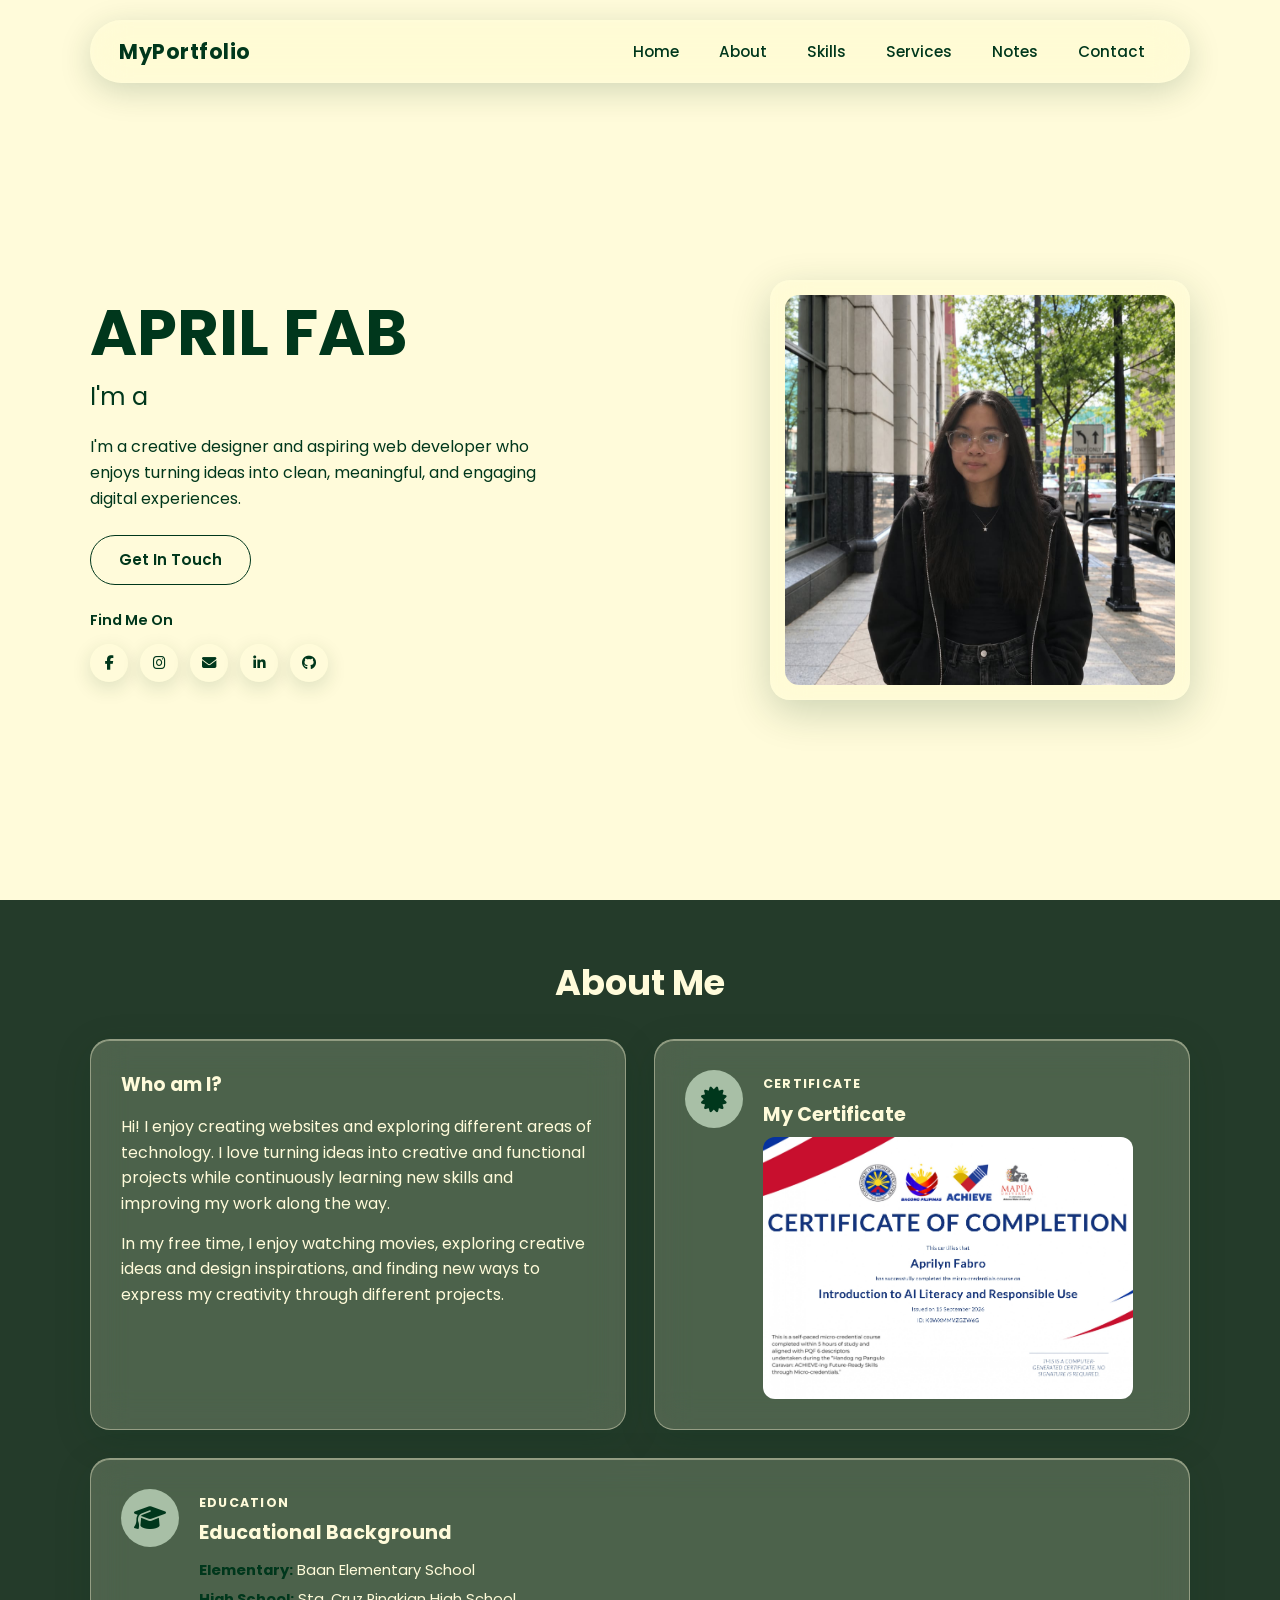
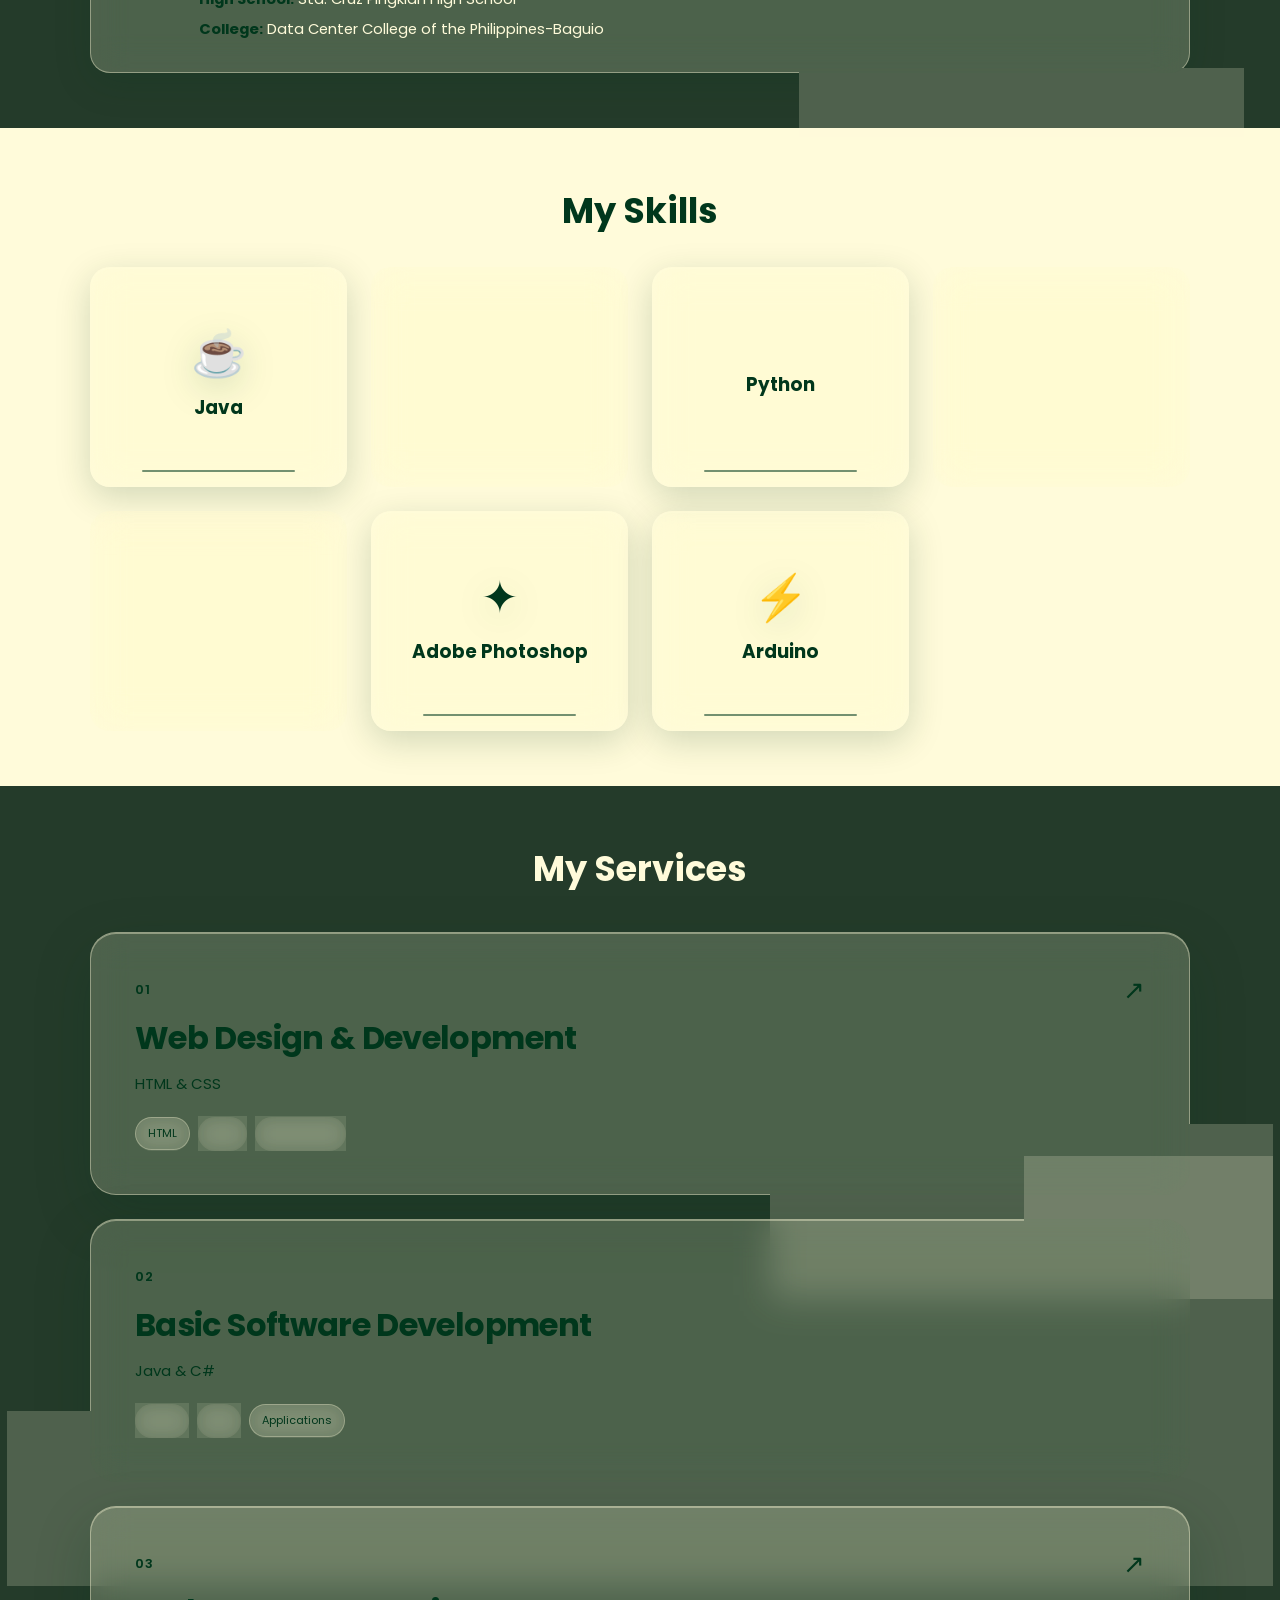
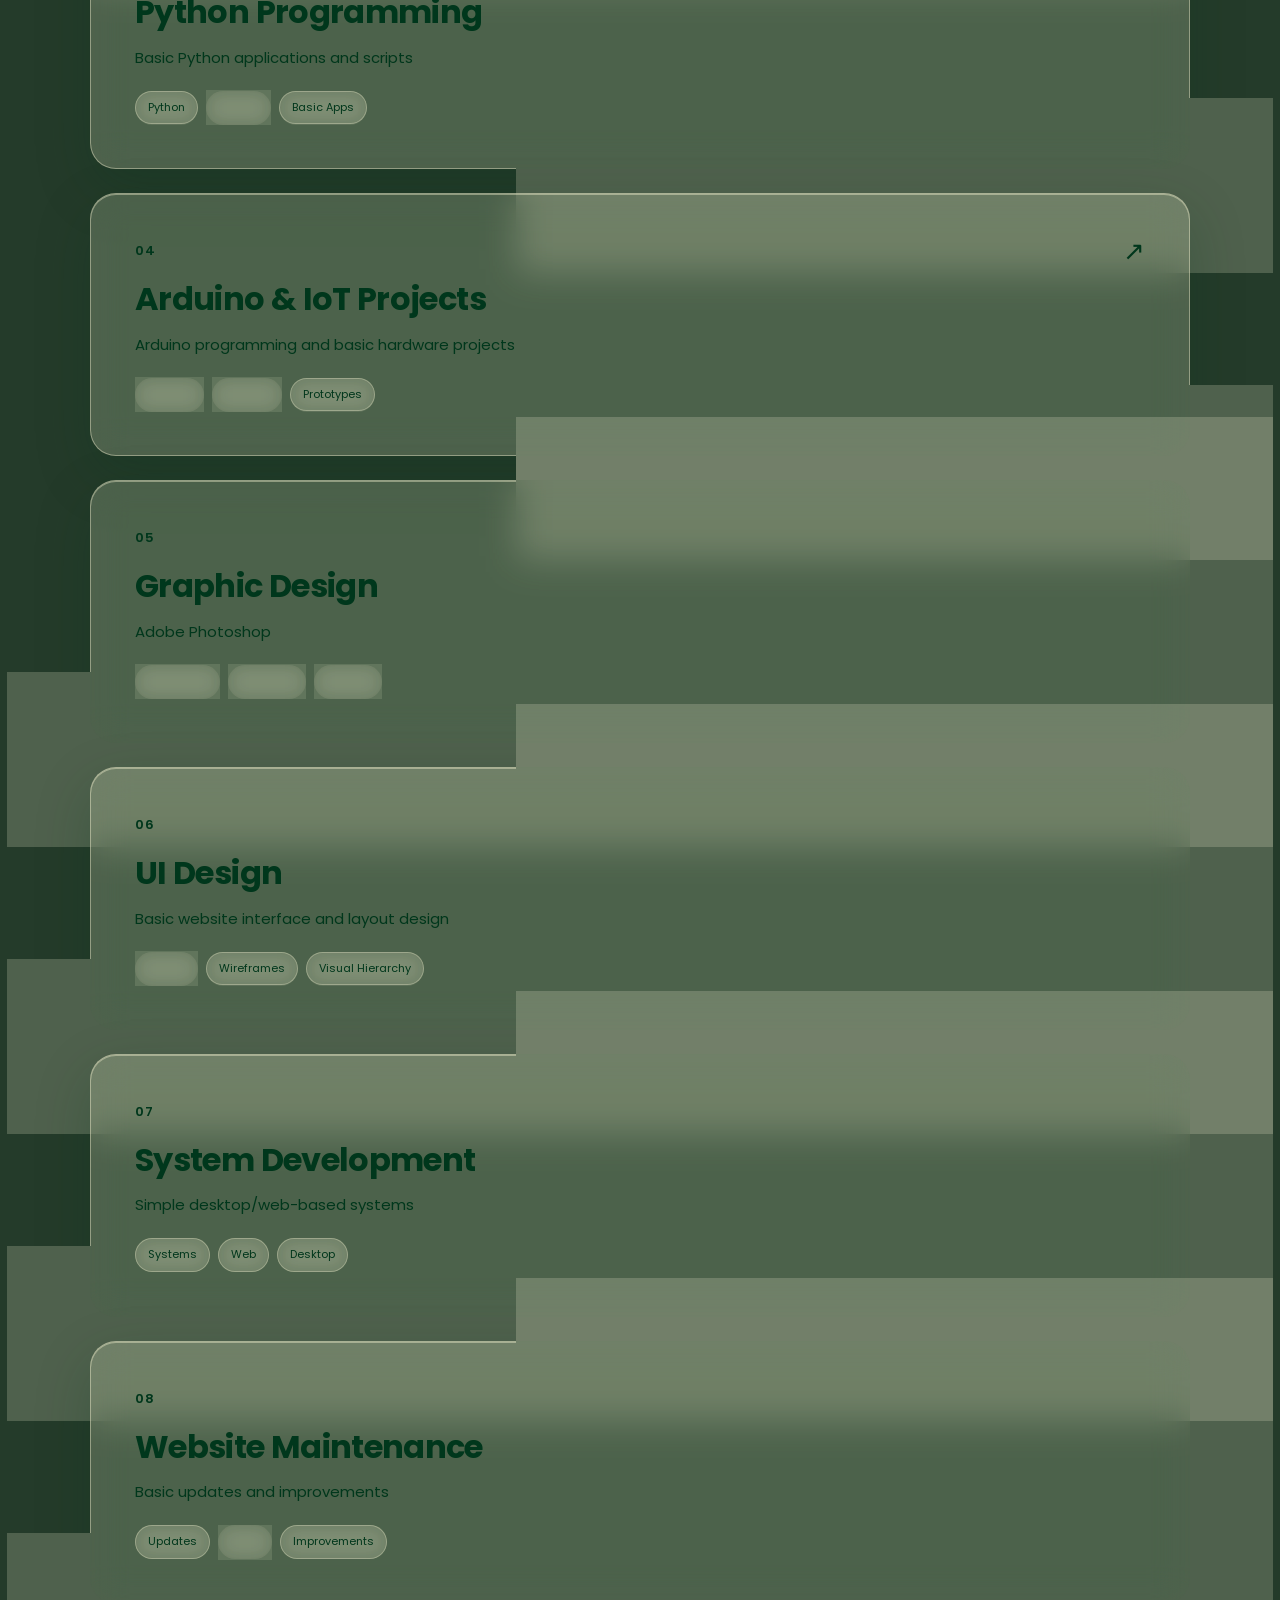
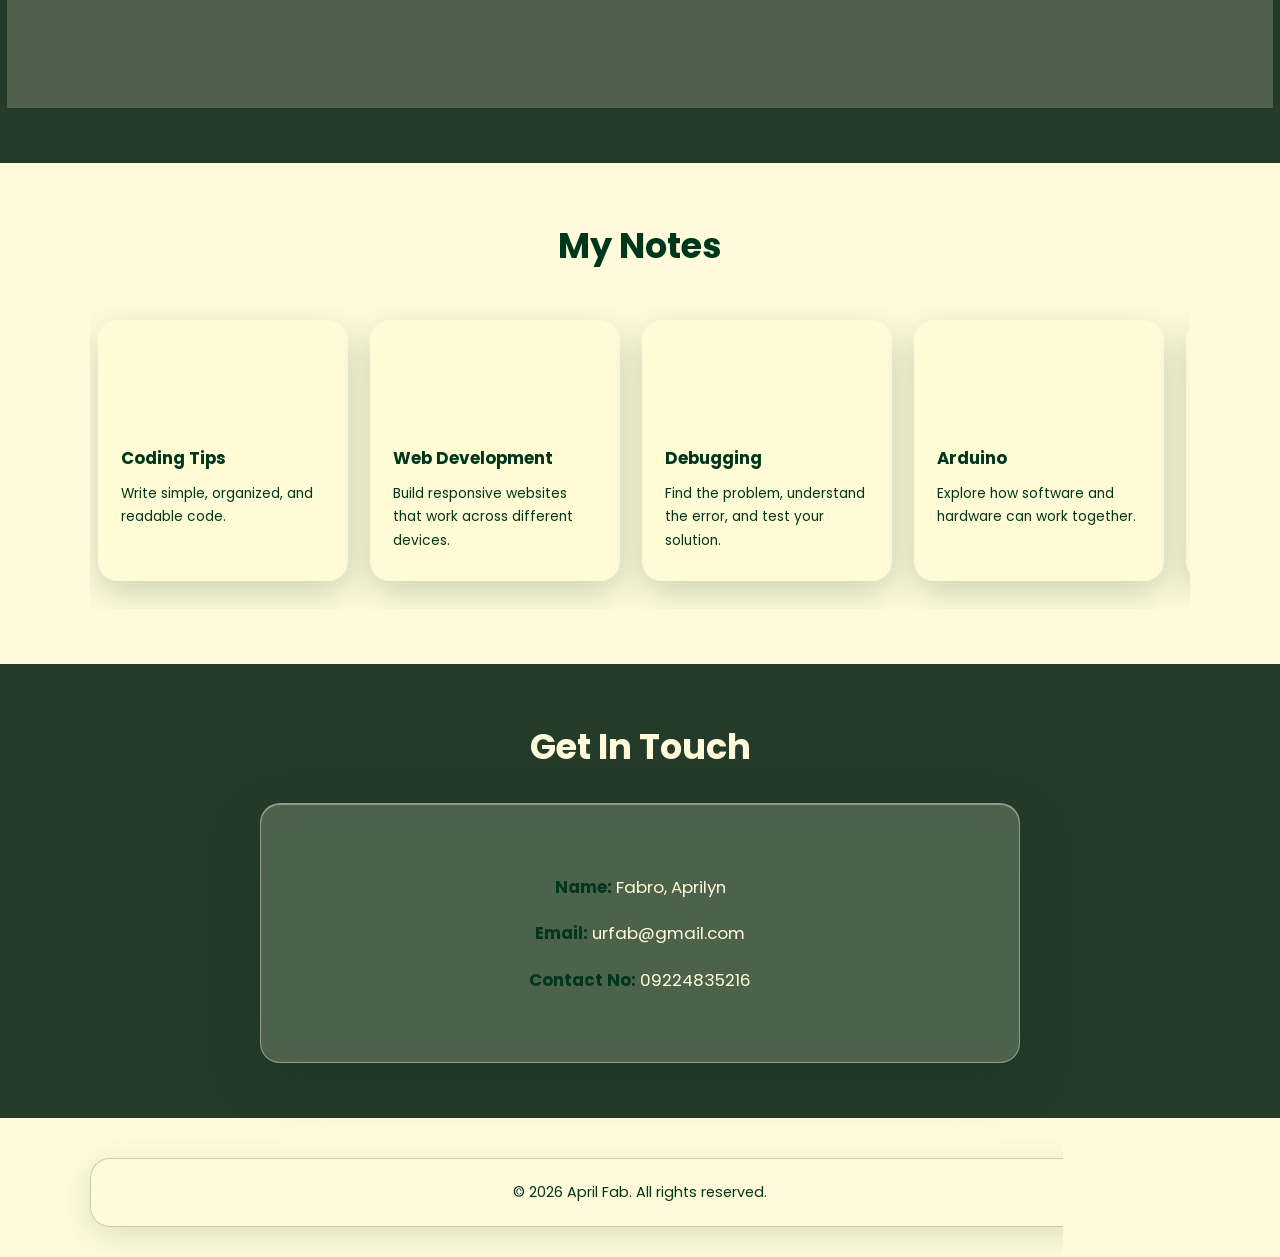
<file: index.html>
<!DOCTYPE html>
<html lang="en">
<head>
  <meta charset="UTF-8" />
  <meta name="viewport" content="width=device-width, initial-scale=1.0" />
  <title>My Portfolio</title>
  <link rel="stylesheet" href="style.css" />
  <link rel="stylesheet" href="https://cdnjs.cloudflare.com/ajax/libs/font-awesome/6.5.2/css/all.min.css" />
  <link rel="preconnect" href="https://fonts.googleapis.com" />
  <link href="https://fonts.googleapis.com/css2?family=Poppins:wght@300;400;500;600;700&display=swap" rel="stylesheet" />
</head>
<body>

  <div class="bg-blob blob-1"></div>
  <div class="bg-blob blob-2"></div>
  <div class="bg-blob blob-3"></div>

  <nav class="navbar glass">
    <a href="#home" class="logo">My<span>Portfolio</span></a>
    
    <div class="nav-container">
      <ul class="nav-links">
        <li><a href="#home" class="nav-link">Home</a></li>
        <li><a href="#about" class="nav-link">About</a></li>
        <li><a href="#skills" class="nav-link">Skills</a></li>
        <li><a href="#services" class="nav-link">Services</a></li>
        <li><a href="#notes" class="nav-link">Notes</a></li>
        <li><a href="#contact" class="nav-link">Contact</a></li>
      </ul>
    </div>
</nav>

  <header id="home" class="hero">
    <div class="hero-text opening-content">
      <h1 class="april-fab reveal-left">APRIL FAB</h1>
      <h2 class="role reveal-right"><span class="role-prefix">I'm a </span><span class="role-words"><span class="role-word word-1"><span class="role-text">Web Developer</span></span><span class="role-word word-2"><span class="role-text">UI/UX Designer</span></span><span class="role-word word-3"><span class="role-text">Creative Coder</span></span></span></h2>
      <p class="hero-desc reveal-left">
        I'm a creative designer and aspiring web developer who enjoys turning ideas into clean, meaningful, and engaging digital experiences.
      </p>
      
      <div class="hero-btns reveal-right">
        <a href="#contact" class="btn btn-ghost">Get In Touch</a>
      </div>

      <div class="find-me reveal-left">
        <p>Find Me On</p>
        <div class="social-links">
          <a href="#" class="social-link" aria-label="Facebook"><i class="fa-brands fa-facebook-f"></i></a>
          <a href="#" class="social-link" aria-label="Instagram"><i class="fa-brands fa-instagram"></i></a>
          <a href="mailto:urfab@gmail.com" class="social-link" aria-label="Email"><i class="fa-solid fa-envelope"></i></a>
          <a href="#" class="social-link" aria-label="LinkedIn"><i class="fa-brands fa-linkedin-in"></i></a>
          <a href="#" class="social-link" aria-label="GitHub"><i class="fa-brands fa-github"></i></a>
        </div>
      </div>
    </div>
    <div class="hero-img glass opening-photo">
      <img src="pic1.jpg" alt="Profile photo" />
    </div>
  </header>

  <section id="about" class="section">
    <h2 class="section-title">About Me</h2>

    <div class="about-grid">
      <div class="about-text glass about-interactive">
        <h3>Who am I?</h3>
        <p>
          Hi! I enjoy creating websites and exploring different areas of technology. I love turning ideas into creative and functional projects while continuously learning new skills and improving my work along the way.
        </p>
        <p>
          In my free time, I enjoy watching movies, exploring creative ideas and design inspirations, and finding new ways to express my creativity through different projects.
        </p>
      </div>

      <div class="certificate-area glass about-interactive">
        <div class="certificate-icon"><i class="fa-solid fa-certificate"></i></div>
        <div class="certificate-content">
          <span class="certificate-label">Certificate</span>
          <h3>My Certificate</h3>
          <img src="certif.jpg" alt="certificate" class="certi">
        </div>
      </div>

      <div class="education-area glass about-interactive">
        <div class="education-icon"><i class="fa-solid fa-graduation-cap"></i></div>
        <div class="education-content">
          <span class="education-label">Education</span>
          <h3>Educational Background</h3>
          <ul class="education-list">
            <li><strong>Elementary:</strong> Baan Elementary School</li>
            <li><strong>High School:</strong> Sta. Cruz Pingkian High School</li>
            <li><strong>College:</strong> Data Center College of the Philippines-Baguio</li>
          </ul>
        </div>
      </div>
    </div>
  </section>

  <section id="skills" class="section">
    <h2 class="section-title">My Skills</h2>
    <div class="skills-grid">
      <article class="skill-card" tabindex="0">
        <div class="skill-card-inner">
          <div class="skill-face skill-front glass"><span class="skill-icon">☕</span><h3>Java</h3></div>
          <div class="skill-face skill-back glass"><span class="skill-back-label">Java</span><p>Basic Java programming for learning object-oriented concepts and simple applications.</p></div>
        </div>
      </article>
      <article class="skill-card" tabindex="0">
        <div class="skill-card-inner">
          <div class="skill-face skill-front glass"><span class="skill-icon">#</span><h3>C#</h3></div>
          <div class="skill-face skill-back glass"><span class="skill-back-label">C#</span><p>Basic C# development for simple programs and desktop-oriented projects.</p></div>
        </div>
      </article>
      <article class="skill-card" tabindex="0">
        <div class="skill-card-inner">
          <div class="skill-face skill-front glass"><span class="skill-icon"></span><h3>Python</h3></div>
          <div class="skill-face skill-back glass"><span class="skill-back-label">Python</span><p>Basic Python applications, scripts, and beginner-friendly automation.</p></div>
        </div>
      </article>
      <article class="skill-card" tabindex="0">
        <div class="skill-card-inner">
          <div class="skill-face skill-front glass"><span class="skill-icon">&lt;/&gt;</span><h3>HTML</h3></div>
          <div class="skill-face skill-back glass"><span class="skill-back-label">HTML</span><p>Creating structured and semantic web pages with clean HTML.</p></div>
        </div>
      </article>
      <article class="skill-card" tabindex="0">
        <div class="skill-card-inner">
          <div class="skill-face skill-front glass"><span class="skill-icon">🎨</span><h3>CSS</h3></div>
          <div class="skill-face skill-back glass"><span class="skill-back-label">CSS</span><p>Styling responsive layouts, interfaces, and smooth visual effects.</p></div>
        </div>
      </article>
      <article class="skill-card" tabindex="0">
        <div class="skill-card-inner">
          <div class="skill-face skill-front glass"><span class="skill-icon">✦</span><h3>Adobe Photoshop</h3></div>
          <div class="skill-face skill-back glass"><span class="skill-back-label">Adobe Photoshop</span><p>Basic image editing, graphic design, and visual content creation.</p></div>
        </div>
      </article>
      <article class="skill-card" tabindex="0">
        <div class="skill-card-inner">
          <div class="skill-face skill-front glass"><span class="skill-icon">⚡</span><h3>Arduino</h3></div>
          <div class="skill-face skill-back glass"><span class="skill-back-label">Arduino</span><p>Basic Arduino programming and simple hardware projects.</p></div>
        </div>
      </article>
    </div>
  </section>

  <section id="services" class="section reveal-section">
    <h2 class="section-title">My Services</h2>
    <div class="services-stack">
      <article class="service-card glass">
        <div class="service-top"><span class="service-number">01</span><span class="service-arrow">↗</span></div>
        <div class="service-content">
          <h3>Web Design &amp; Development</h3>
          <p>HTML &amp; CSS</p>
          <div class="service-tags"><span>HTML</span><span>CSS</span><span>Responsive</span></div>
        </div>
      </article>
      <article class="service-card glass">
        <div class="service-top"><span class="service-number">02</span><span class="service-arrow">↗</span></div>
        <div class="service-content">
          <h3>Basic Software Development</h3>
          <p>Java &amp; C#</p>
          <div class="service-tags"><span>Java</span><span>C#</span><span>Applications</span></div>
        </div>
      </article>
      <article class="service-card glass">
        <div class="service-top"><span class="service-number">03</span><span class="service-arrow">↗</span></div>
        <div class="service-content">
          <h3>Python Programming</h3>
          <p>Basic Python applications and scripts</p>
          <div class="service-tags"><span>Python</span><span>Scripts</span><span>Basic Apps</span></div>
        </div>
      </article>
      <article class="service-card glass">
        <div class="service-top"><span class="service-number">04</span><span class="service-arrow">↗</span></div>
        <div class="service-content">
          <h3>Arduino &amp; IoT Projects</h3>
          <p>Arduino programming and basic hardware projects</p>
          <div class="service-tags"><span>Arduino</span><span>Circuits</span><span>Prototypes</span></div>
        </div>
      </article>
      <article class="service-card glass">
        <div class="service-top"><span class="service-number">05</span><span class="service-arrow">↗</span></div>
        <div class="service-content">
          <h3>Graphic Design</h3>
          <p>Adobe Photoshop</p>
          <div class="service-tags"><span>Photoshop</span><span>Graphics</span><span>Visuals</span></div>
        </div>
      </article>
      <article class="service-card glass">
        <div class="service-top"><span class="service-number">06</span><span class="service-arrow">↗</span></div>
        <div class="service-content">
          <h3>UI Design</h3>
          <p>Basic website interface and layout design</p>
          <div class="service-tags"><span>Layout</span><span>Wireframes</span><span>Visual Hierarchy</span></div>
        </div>
      </article>
      <article class="service-card glass">
        <div class="service-top"><span class="service-number">07</span><span class="service-arrow">↗</span></div>
        <div class="service-content">
          <h3>System Development</h3>
          <p>Simple desktop/web-based systems</p>
          <div class="service-tags"><span>Systems</span><span>Web</span><span>Desktop</span></div>
        </div>
      </article>
      <article class="service-card glass">
        <div class="service-top"><span class="service-number">08</span><span class="service-arrow">↗</span></div>
        <div class="service-content">
          <h3>Website Maintenance</h3>
          <p>Basic updates and improvements</p>
          <div class="service-tags"><span>Updates</span><span>Fixes</span><span>Improvements</span></div>
        </div>
      </article>
    </div>
  </section>

  <section id="notes" class="section reveal-section">
    <h2 class="section-title">My Notes</h2>
    <div class="notes-slider-wrapper">
      <div class="notes-slider-container">
        <div class="notes-slider-track">
          <article class="note-card glass">
            <span class="note-number">01</span>
            <h3>Coding Tips</h3>
            <p>Write simple, organized, and readable code.</p>
          </article>
          <article class="note-card glass">
            <span class="note-number">02</span>
            <h3>Web Development</h3>
            <p>Build responsive websites that work across different devices.</p>
          </article>
          <article class="note-card glass">
            <span class="note-number">03</span>
            <h3>Debugging</h3>
            <p>Find the problem, understand the error, and test your solution.</p>
          </article>
          <article class="note-card glass">
            <span class="note-number">04</span>
            <h3>Arduino</h3>
            <p>Explore how software and hardware can work together.</p>
          </article>
          <article class="note-card glass">
            <span class="note-number">05</span>
            <h3>Project Ideas</h3>
            <p>Ideas and concepts for future development projects.</p>
          </article>
        </div>
      </div>
    </div>
  </section>

  <section id="contact" class="section">
     <h2 class="section-title">Get In Touch</h2>
     <div class="contact-wrap">
       <div class="contact-info glass">
         <p><strong>Name:</strong> Fabro, Aprilyn</p>
         <p><strong>Email:</strong> <a href="mailto:urfab@gmail.com">urfab@gmail.com</a></p>
         <p><strong>Contact No:</strong> 09224835216</p>
       </div>
     </div>
  </section>

  <footer class="footer glass">
    <p>&copy; 2026 April Fab. All rights reserved.</p>
  </footer>




</body>
</html>
</file>
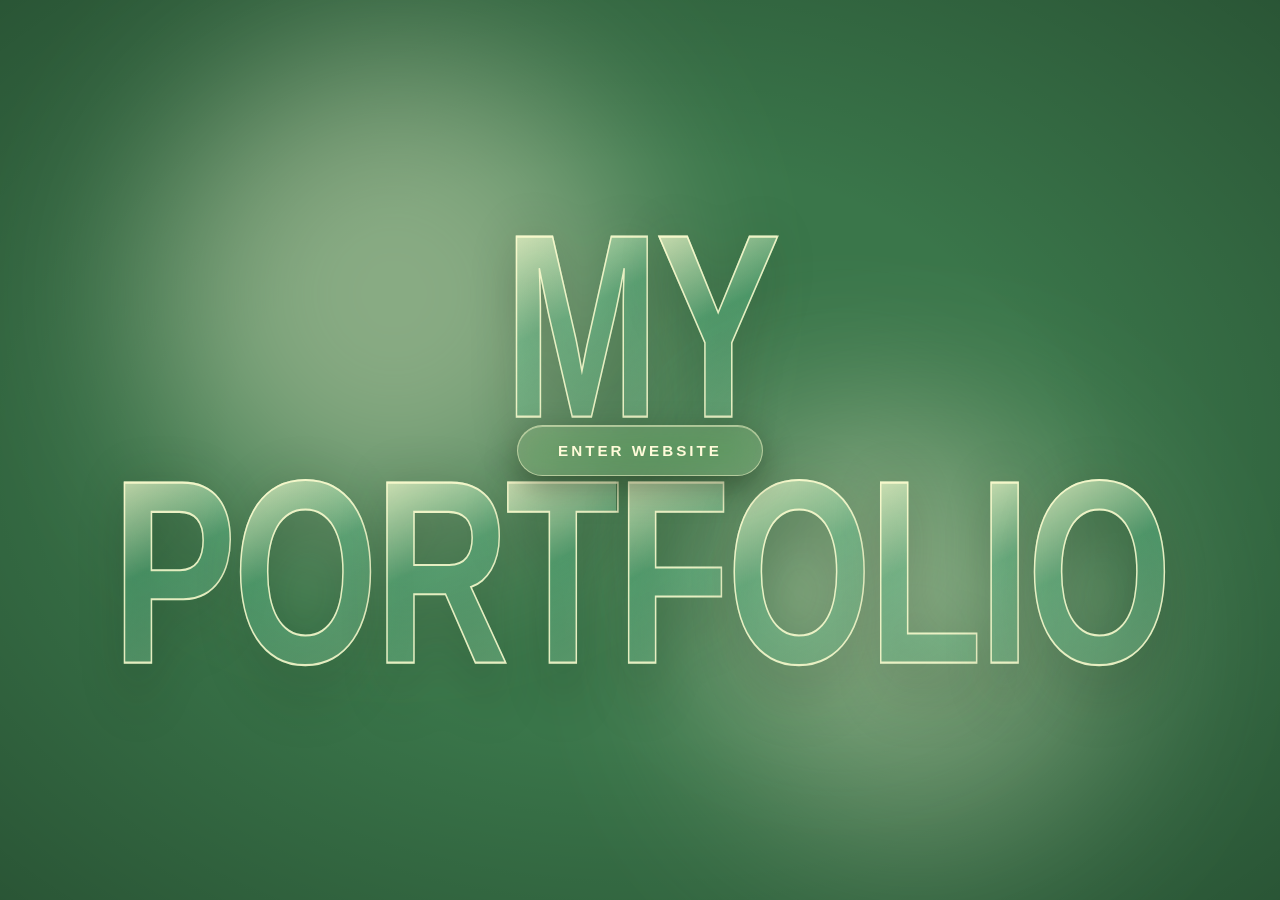
<file: index2.html>
<!DOCTYPE html>
<html lang="en">
<head>
  <meta charset="UTF-8">
  <meta name="viewport" content="width=device-width, initial-scale=1.0">
  <title>Welcome | Portfolio Opening</title>
  <link rel="stylesheet" href="style2.css">
</head>
<body>
 
  <div class="glow-sphere sphere-1"></div>
  <div class="glow-sphere sphere-2"></div>
  <div class="glow-sphere sphere-3"></div>
 
  <h1 class="big-title" aria-label="My Portfolio">
    <span class="word word-left" aria-hidden="true">
      <span class="letter" style="--i:0">M</span><span class="letter" style="--i:1">Y</span>
    </span>
    <span class="word word-right" aria-hidden="true">
      <span class="letter" style="--i:0">P</span><span class="letter" style="--i:1">O</span><span class="letter" style="--i:2">R</span><span class="letter" style="--i:3">T</span><span class="letter" style="--i:4">F</span><span class="letter" style="--i:5">O</span><span class="letter" style="--i:6">L</span><span class="letter" style="--i:7">I</span><span class="letter" style="--i:8">O</span>
    </span>
  </h1>
 
  <main class="center-stage">
    <a href="index.html" class="enter-btn"><span>ENTER WEBSITE</span></a>
  </main>
 
</body>
</html>
</file>
<file: style.css>
:root {
  --primary: #00371c;
  --primary-light: #00371c;
  --bg-dark: #00371c;
  --text: #00371c;
  --text-muted: #00371c;
  --glass-bg: rgba(255,251,218,0.72);
  --glass-border: rgba(0,55,28,0.28);
  --glass-shadow: 0 8px 32px rgba(0,55,28,0.12);
  --cream: #00371c;
  --cream-dark: #00371c;
  --sage: #00371c;
  --sage-dark: #00371c;
  --sage-deep: #00371c;
  --radius: 20px;
  --transition: all 0.35s cubic-bezier(0.25, 0.8, 0.25, 1);
}

* { margin: 0; padding: 0; box-sizing: border-box; }

html { scroll-behavior: smooth; }

body {
  font-family: "Poppins", sans-serif;
  background: var(--bg-dark);
  color: var(--text);
  line-height: 1.6;
  overflow-x: hidden;
}

.bg-blob { display: none; }

.glass {
  background: var(--glass-bg);
  border: 1px solid var(--glass-border);
  box-shadow: var(--glass-shadow);
  backdrop-filter: blur(14px);
  -webkit-backdrop-filter: blur(14px);
  border-radius: var(--radius);
}

.navbar {
  position: fixed;
  top: 20px;
  left: 50%;
  transform: translateX(-50%);
  width: min(1100px, 92%);
  display: flex;
  align-items: center;
  justify-content: space-between;
  padding: 14px 28px;
  z-index: 100;
  border-radius: 999px;
}

.logo {
  font-size: 1.3rem;
  font-weight: 700;
  color: var(--text);
  text-decoration: none;
  letter-spacing: 0.5px;
}
.logo span { color: var(--primary-light); }

.nav-links {
  display: flex;
  gap: 8px;
  list-style: none;
}
.nav-link {
  color: var(--text-muted);
  text-decoration: none;
  font-size: 0.95rem;
  font-weight: 500;
  padding: 8px 16px;
  border-radius: 999px;
  transition: var(--transition);
}
.nav-link:hover,
.nav-link.active {
  color: #fffbda;
  background: rgba(0,55,28,0.10);
}

.btn {
  display: inline-block;
  padding: 12px 28px;
  border-radius: 999px;
  font-size: 0.95rem;
  font-weight: 600;
  text-decoration: none;
  cursor: pointer;
  border: none;
  font-family: inherit;
  transition: var(--transition);
}
.btn-primary {
  background: var(--sage-dark);
  color: #fffbda;
  box-shadow: 0 6px 20px rgba(0,55,28,0.28);
}
.btn-primary:hover {
  transform: translateY(-3px) scale(1.02);
  box-shadow: 0 10px 28px rgba(0,55,28,0.32);
}
.btn-ghost {
  background: transparent;
  color: var(--text);
  border: 1.5px solid var(--glass-border);
}
.btn-ghost:hover {
  background: rgba(0,55,28,0.10);
  border-color: var(--primary-light);
  color: #fffbda;
  transform: translateY(-3px);
}
.btn-small { padding: 9px 20px; font-size: 0.85rem; }
.btn-full  { width: 100%; }
.nav-cta   { padding: 10px 24px; font-size: 0.88rem; }

.hero {
  min-height: 100vh;
  display: flex;
  align-items: center;
  justify-content: space-between;
  gap: 40px;
  width: min(1100px, 92%);
  margin: 0 auto;
  padding-top: 80px;
}
.hello { color: var(--primary-light); font-weight: 600; letter-spacing: 1px; }
.hero h1 {
  font-size: clamp(2.5rem, 6vw, 4rem);
  line-height: 1.1;
  background: transparent;
  -webkit-background-clip: text;
  background-clip: text;
  -webkit-text-fill-color: transparent;
}
.role { font-weight: 400; color: var(--text-muted); margin: 10px 0 18px; }
.highlight { color: #00371c; font-weight: 600; }
.hero-desc { max-width: 480px; color: var(--text-muted); margin-bottom: 24px; }
.hero-btns { display: flex; gap: 16px; flex-wrap: wrap; margin-bottom: 24px; }

.hero-img {
  width: 420px;
  height: 420px;
  padding: 14px;
  flex-shrink: 0;
  animation: floatY 5s ease-in-out infinite;
}
.hero-img img {
  width: 100%;
  height: 100%;
  object-fit: cover;
  border-radius: calc(var(--radius) - 6px);
}
@keyframes floatY {
  0%, 100% { transform: translateY(0); }
  50%      { transform: translateY(-16px); }
}

.find-me {
  margin-top: 24px;
  text-align: left;
}
.find-me > p {
  margin: 0 0 12px;
  color: var(--text);
  font-weight: 600;
  font-size: 0.9rem;
}
.social-links {
  display: flex;
  justify-content: flex-start;
  align-items: center;
  gap: 12px;
}
.social-link {
  width: 38px;
  height: 38px;
  display: grid;
  place-items: center;
  border-radius: 50%;
  background: rgba(0,55,28,.10);
  border: 1px solid rgba(0,55,28,.35);
  color: var(--sage-deep);
  text-decoration: none;
  font-size: .9rem;
  transition: transform .4s cubic-bezier(.22,1,.36,1), box-shadow .4s ease, background .4s ease, color .4s ease;
}
.social-link:hover {
  transform: translateY(-5px) scale(1.12);
  background: var(--cream-dark);
  box-shadow: 0 10px 24px rgba(0,55,28,.16);
}

.section {
  width: min(1100px, 92%);
  margin: 0 auto;
  padding: 55px 0;
}
.section-title {
  text-align: center;
  font-size: 2.2rem;
  margin-bottom: 28px;

}
.section-title span {
  background: transparent;
  -webkit-background-clip: text;
  background-clip: text;
  -webkit-text-fill-color: transparent;
}

.about-grid {
  display: grid;
  grid-template-columns: 1fr 1fr;
  gap: 28px;
  align-items: stretch;
}
.about-img { padding: 12px; height: 100%; }
.about-img img {
  width: 100%;
  height: 100%;
  object-fit: cover;
  display: block;
  border-radius: calc(var(--radius) - 6px);
}
.about-text { padding: 30px; }
.about-text h3 { margin-bottom: 14px; color: var(--primary-light); }
.about-text p { color: var(--text-muted); margin-bottom: 14px; }
.about-text p:last-child { margin-bottom: 0; }

.about-bottom-grid {
  grid-column: 1 / -1;
  display: grid;
  grid-template-columns: 1fr 1fr;
  gap: 28px;
  margin-top: 10px;
}

.certificate-area {
  padding: 30px;
  display: flex;
  align-items: flex-start;
  gap: 20px;
}

.certificate {
  height: 240px;
  width: 340px;
}
.certificate-icon {
  width: 58px;
  height: 58px;
  flex: 0 0 58px;
  display: grid;
  place-items: center;
  border-radius: 50%;
  background: rgba(0,55,28,.12);
  color: var(--sage-dark);
  font-size: 1.6rem;
}
.certificate-area h3 { margin: 4px 0 6px; font-size: 1.2rem; }
.certificate-area p { margin: 0; color: var(--text-muted); font-size: 0.95rem; }
.certificate-label { color: var(--sage-dark); font-size: .78rem; font-weight: 700; text-transform: uppercase; letter-spacing: .1em; }

.education-area {
  padding: 30px;
  display: flex;
  align-items: flex-start;
  gap: 20px;
}
.education-icon {
  width: 58px;
  height: 58px;
  flex: 0 0 58px;
  display: grid;
  place-items: center;
  border-radius: 50%;
  background: rgba(0,55,28,.12);
  color: var(--sage-dark);
  font-size: 1.6rem;
}
.education-label { color: var(--sage-dark); font-size: .78rem; font-weight: 700; text-transform: uppercase; letter-spacing: .1em; }
.education-area h3 { margin: 4px 0 10px; font-size: 1.2rem; }
.education-list {
  list-style: none;
  display: grid;
  gap: 6px;
  color: var(--text-muted);
  font-size: 0.92rem;
}
.education-list strong {
  color: var(--text);
}

.skills-grid {
  display: grid;
  grid-template-columns: repeat(auto-fit, minmax(220px, 1fr));
  gap: 24px;
  perspective: 1400px;
}
.skill-card {
  position: relative;
  min-height: 220px;
  perspective: 1100px;
  outline: none;
  transition: transform .45s cubic-bezier(.22,1,.36,1), filter .45s ease;
}
.skill-card:hover,
.skill-card:focus-visible {
  transform: translateY(-8px) scale(1.035);
}
.skill-card-inner {
  position: relative;
  width: 100%;
  height: 220px;
  transform-style: preserve-3d;
  transition: transform .75s cubic-bezier(.22,1,.36,1);
}
.skill-card:hover .skill-card-inner,
.skill-card.is-flipped .skill-card-inner,
.skill-card:focus-visible .skill-card-inner {
  transform: rotateY(180deg);
}
.skill-face {
  position: absolute;
  inset: 0;
  width: 100%;
  height: 100%;
  display: flex;
  flex-direction: column;
  align-items: center;
  justify-content: center;
  text-align: center;
  padding: 28px 22px;
  backface-visibility: hidden;
  -webkit-backface-visibility: hidden;
  overflow: hidden;
}
.skill-front { z-index: 2; }
.skill-front::after {
  content: "";
  position: absolute;
  inset: auto 20% 14px;
  height: 2px;
  border-radius: 999px;
  background: var(--sage);
  opacity: .55;
}
.skill-back {
  transform: rotateY(180deg);
  gap: 12px;
  background: rgba(0,55,28,.98);
  border-color: rgba(0,55,28,.30);
  box-shadow: 0 22px 55px rgba(0,55,28,.18), inset 0 1px 0 rgba(255,251,218,.58);
}
.skill-icon {
  font-size: 2.8rem;
  line-height: 1;
  margin-bottom: 16px;
  filter: drop-shadow(0 8px 18px rgba(0,55,28,.16));
}
.skill-card h3 { margin: 0; font-size: 1.15rem; }
.skill-back-label {
  color: var(--primary-light);
  font-weight: 700;
  font-size: 1rem;
  letter-spacing: .04em;
}
.skill-card p {
  margin: 0;
  max-width: 260px;
  color: var(--text-muted);
  font-size: .88rem;
  line-height: 1.7;
}

.services-stack {
  margin-top: 35px;
  width: 100%;
  padding-bottom: 80px;
}
.service-card {
  position: sticky;
  top: 100px;
  margin-bottom: 24px;
  min-height: 255px;
  padding: 44px;
  border-radius: 26px;
  border: 1px solid rgba(255,251,218,.20);
  background: rgba(0,55,28,0.94);
  box-shadow: 0 25px 60px rgba(0,55,28,.34), inset 0 1px 0 rgba(255,251,218,.58);
  backdrop-filter: blur(18px) saturate(135%);
  -webkit-backdrop-filter: blur(18px) saturate(135%);
  transition: box-shadow .4s ease, border-color .4s ease, background .4s ease;
  z-index: 1;
  isolation: isolate;
}
.service-card:nth-child(1) { top: 90px; z-index: 1; }
.service-card:nth-child(2) { top: 115px; z-index: 2; }
.service-card:nth-child(3) { top: 140px; z-index: 3; }
.service-card:nth-child(4) { top: 165px; z-index: 4; }
.service-card:nth-child(5) { top: 190px; z-index: 5; }
.service-card:nth-child(6) { top: 215px; z-index: 6; }
.service-card:nth-child(7) { top: 240px; z-index: 7; }
.service-card:nth-child(8) { top: 265px; z-index: 8; }
.service-card:hover {
  box-shadow: 0 35px 90px rgba(0,55,28,.22), 0 0 38px rgba(0,55,28,.12), inset 0 1px 0 rgba(255,251,218,.68);
  border-color: rgba(0,55,28,.44);
  background: rgba(0,55,28,0.98);
}
.service-top {
  display: flex;
  align-items: center;
  justify-content: space-between;
  gap: 20px;
}
.service-top span:first-child {
  color: var(--primary-light);
  font-family: "Poppins", sans-serif;
  font-size: 13px;
  font-weight: 600;
  letter-spacing: .08em;
}
.service-top .service-arrow {
  color: var(--text-muted);
  font-size: 26px;
  line-height: 1;
  transition: transform .3s cubic-bezier(.22,1,.36,1), color .3s ease;
}
.service-card:hover .service-top .service-arrow {
  transform: translate(4px,-4px);
  color: var(--primary-light);
}
.service-content { max-width: 760px; position: relative; z-index: 2; }
.service-card h3 {
  margin-top: 16px;
  font-family: "Poppins", sans-serif;
  font-size: clamp(1.6rem,3vw,2rem);
  line-height: 1.2;
  letter-spacing: -.02em;
  color: var(--text);
}
.service-card p {
  margin-top: 12px;
  max-width: 560px;
  color: var(--text-muted);
  font-size: 15px;
  line-height: 1.8;
}
.service-tags { display: flex; flex-wrap: wrap; gap: 8px; margin-top: 20px; }
.service-tags span {
  padding: 7px 12px;
  border: 1px solid rgba(0,55,28,.28);
  border-radius: 100px;
  background: rgba(0,55,28,.08);
  font-size: 11px;
  color: var(--text-muted);
}
.service-card:hover .service-tags span {
  border-color: rgba(0,55,28,.30);
  background: rgba(0,55,28,.14);
  color: var(--text);
}

.notes-grid {
  display: grid;
  grid-template-columns: repeat(5, minmax(0, 1fr));
  gap: 18px;
}
.note-card {
  position: relative;
  min-height: 245px;
  padding: 28px 22px;
  overflow: hidden;
  cursor: default;
  filter: blur(5px);
  opacity: .56;
  transform: scale(.96);
  transition: filter .55s cubic-bezier(.22,1,.36,1), opacity .45s ease, transform .55s cubic-bezier(.22,1,.36,1), box-shadow .45s ease, border-color .45s ease, background .45s ease;
}
.note-card:hover,
.note-card:focus-within {
  filter: blur(0);
  opacity: 1;
  transform: translateY(-8px) scale(1.035);
  border-color: rgba(0,55,28,.42);
  background: rgba(255,251,218,.58);
  box-shadow: 0 22px 60px rgba(0,55,28,.20), 0 0 34px rgba(0,55,28,.12);
}
.note-number {
  position: relative;
  z-index: 1;
  color: var(--primary-light);
  font-size: .78rem;
  font-weight: 700;
  letter-spacing: .08em;
}
.note-card h3 { position: relative; z-index: 1; margin-top: 70px; font-size: 1.05rem; }
.note-card p { position: relative; z-index: 1; margin-top: 10px; color: var(--text-muted); font-size: .86rem; line-height: 1.7; }

.contact-wrap {
  max-width: 760px;
  margin: 0 auto;
}
.contact-info {
  width: 100%;
  min-height: 260px;
  padding: 55px 40px;
  display: flex;
  flex-direction: column;
  align-items: center;
  justify-content: center;
  text-align: center;
  gap: 18px;
}
.contact-info p {
  margin: 0;
  color: var(--text-muted);
  font-size: 1.05rem;
  line-height: 1.7;
}
.contact-info strong { color: var(--text); }
.contact-info a { color: var(--sage-dark); text-decoration: none; }
.contact-info a:hover { text-decoration: underline; }

.footer {
  width: min(1100px, 92%);
  margin: 40px auto 30px;
  padding: 22px 30px;
  display: flex;
  align-items: center;
  justify-content: center;
  text-align: center;
}
.footer p {
  color: var(--text-muted);
  font-size: 0.9rem;
  margin: 0;
  width: 100%;
  text-align: center;
}

.april-fab {
  display: inline-block;
  cursor: default;
  transition: transform .45s cubic-bezier(.22,1,.36,1), color .35s ease, filter .35s ease;
  transform-origin: left center;
}
.april-fab:hover {
  transform: scale(1.08);
  color: #00371c;
  -webkit-text-fill-color: #00371c;
  filter: drop-shadow(0 8px 24px rgba(0,55,28,.20));
}

.role { min-height: 1.6em; }
.typing-text { color: var(--sage-deep); font-weight: 400; }
.typing-cursor { color: var(--primary-light); font-weight: 500; animation: blinkCursor .8s steps(1,end) infinite; }
@keyframes blinkCursor { 50% { opacity: 0; } }

.scroll-reveal {
  opacity: 0;
  transform: translate3d(0, 34px, 0);
  transition: opacity 1.15s cubic-bezier(.22,1,.36,1), transform 1.15s cubic-bezier(.22,1,.36,1);
  transition-delay: var(--reveal-delay, 0ms);
  will-change: opacity, transform;
}
.scroll-reveal.is-visible {
  opacity: 1;
  transform: translate3d(0, 0, 0);
}

@media (max-width: 1100px) {
  .navbar { width: min(96%, 1000px); padding-inline: 20px; }
  .nav-links { gap: 2px; }
  .nav-link { padding-inline: 11px; font-size: .88rem; }
  .hero, .section, .footer { width: min(94%, 1000px); }
}

@media (max-width: 860px) {
  .navbar { top: 10px; width: 94%; overflow-x: auto; scrollbar-width: none; justify-content: flex-start; gap: 14px; }
  .navbar::-webkit-scrollbar { display: none; }
  .logo { flex: 0 0 auto; }
  .nav-links { display: flex; flex: 1 0 auto; }
  .hero { flex-direction: column-reverse; min-height: auto; padding-top: 130px; padding-bottom: 70px; text-align: center; }
  .hero-text { width: 100%; }
  .hero-desc { margin-inline: auto; }
  .hero-btns { justify-content: center; }
  .find-me { text-align: center; }
  .social-links { justify-content: center; }
  .hero-img { width: min(300px, 72vw); height: min(300px, 72vw); }
  .about-grid { grid-template-columns: minmax(0, 1fr); }
  .about-bottom-grid { grid-template-columns: 1fr; }
}

@media (max-width: 600px) {
  .navbar { padding: 10px 14px; border-radius: 24px; gap: 10px; }
  .logo { font-size: 1.05rem; }
  .nav-links { gap: 0; }
  .nav-link { padding: 7px 9px; font-size: .76rem; }
  .hero { width: 92%; padding-top: 115px; }
  .hero h1 { font-size: clamp(2.1rem, 12vw, 3.2rem); }
  .role { font-size: clamp(1.05rem, 5vw, 1.35rem); }
  .hero-btns { flex-direction: column; align-items: center; }
  .hero-btns .btn { width: min(100%, 280px); }
  .section { padding: 42px 0; }
  .section-title { font-size: clamp(1.7rem, 8vw, 2.2rem); margin-bottom: 22px; }
  .about-text, .contact-info { padding: 22px; }
  .skills-grid { grid-template-columns: 1fr; }
  .notes-grid { grid-template-columns: 1fr; }
  .footer { justify-content: center; text-align: center; margin-bottom: 20px; }
}

@media (max-width: 1000px) {
  .notes-grid { grid-template-columns: repeat(2, minmax(0, 1fr)); }
  .skills-grid { grid-template-columns: repeat(2, minmax(0, 1fr)); }
}

body { background: var(--cream); color: var(--text); }
.navbar { background: rgba(0,55,28,0.92); border: 1px solid rgba(0,55,28,0.24); box-shadow: 0 12px 30px rgba(0,55,28,0.10); }
.logo, .nav-link, .role, .hero-desc, .about-text p, .service-card p, .note-card p, .footer p { color: var(--text-muted); }
.logo span, .section-title span, .about-text h3, .skill-back-label, .service-top span:first-child, .note-number, .typing-cursor { color: var(--sage-dark); }
.hero h1 { color: var(--sage-deep); background: none; -webkit-text-fill-color: var(--sage-deep); }
.btn-ghost { background: transparent; color: var(--sage-deep); border-color: rgba(0,55,28,0.42); }
.btn-ghost:hover { background: var(--cream-dark); border-color: var(--sage-dark); color: var(--sage-deep); }
.glass { background: var(--glass-bg); border-color: var(--glass-border); box-shadow: var(--glass-shadow); }
.nav-link:hover, .nav-link.active { color: var(--sage-deep); background: var(--cream-dark); }
.footer { background: rgba(0,55,28,0.86); }

.about-text,
.certificate-area,
.education-area {
  position: relative;
  overflow: hidden;
  cursor: default;
  transform: translateZ(0);
  transition:
    transform .55s cubic-bezier(.22,1,.36,1),
    box-shadow .55s cubic-bezier(.22,1,.36,1),
    border-color .45s ease,
    background .45s ease,
    filter .45s ease;
}

.about-text::before,
.certificate-area::before,
.education-area::before {
  content: "";
  position: absolute;
  inset: 0;
  border-radius: inherit;
  pointer-events: none;
  opacity: 0;
  box-shadow: inset 0 0 0 1px rgba(0,55,28,.18);
  transition: opacity .45s ease;
}

.about-text:hover,
.certificate-area:hover,
.education-area:hover,
.about-text:focus-within,
.certificate-area:focus-within,
.education-area:focus-within {
  transform: translateY(-7px) scale(1.035);
  background: rgba(255,251,218,.94);
  border-color: rgba(0,55,28,.30);
  box-shadow:
    0 24px 55px rgba(0,55,28,.22),
    0 0 32px rgba(0,55,28,.24),
    inset 0 1px 0 rgba(255,251,218,.85);
}

.about-text:hover::before,
.certificate-area:hover::before,
.education-area:hover::before,
.about-text:focus-within::before,
.certificate-area:focus-within::before,
.education-area:focus-within::before {
  opacity: 1;
}

.certificate-area:hover .certificate-icon,
.education-area:hover .education-icon {
  transform: scale(1.08);
  box-shadow: 0 0 20px rgba(0,55,28,.20);
}

.certificate-icon,
.education-icon {
  transition:
    transform .45s cubic-bezier(.22,1,.36,1),
    box-shadow .45s ease;
}

.certificate-content {
  flex: 1 1 auto;
  min-width: 0;
}

.certi {
  display: block;
  width: 100%;
  max-width: 370px;
  height: auto;
  border-radius: 12px;
}

.note-card {
  filter: blur(5px);
  opacity: .58;
  background: rgba(0,55,28,.16);
  border-color: rgba(0,55,28,.22);
  transform: scale(.96);
  box-shadow: 0 12px 30px rgba(0,55,28,.16);
  transition:
    filter .55s cubic-bezier(.22,1,.36,1),
    opacity .45s ease,
    transform .55s cubic-bezier(.22,1,.36,1),
    box-shadow .5s ease,
    border-color .45s ease,
    background .45s ease;
}

.note-card:hover,
.note-card:focus-within {
  filter: blur(0);
  opacity: 1;
  transform: translateY(-8px) scale(1.045);
  background: rgba(255,251,218,.94);
  border-color: rgba(0,55,28,.32);
  box-shadow:
    0 25px 60px rgba(0,55,28,.24),
    0 0 36px rgba(0,55,28,.25),
    inset 0 1px 0 rgba(255,251,218,.82);
}

.note-card:hover .note-number,
.note-card:hover h3,
.note-card:hover p {
  transform: translateZ(0);
}

.note-number,
.note-card h3,
.note-card p {
  transition: color .35s ease, transform .45s cubic-bezier(.22,1,.36,1);
}

.contact-info {
  position: relative;
  overflow: hidden;
  cursor: default;
  transition:
    transform .55s cubic-bezier(.22,1,.36,1),
    box-shadow .55s cubic-bezier(.22,1,.36,1),
    border-color .45s ease,
    background .45s ease;
}

.contact-info:hover,
.contact-info:focus-within {
  transform: translateY(-8px) scale(1.035);
  background: rgba(255,251,218,.94);
  border-color: rgba(0,55,28,.32);
  box-shadow:
    0 26px 65px rgba(0,55,28,.24),
    0 0 38px rgba(0,55,28,.26),
    inset 0 1px 0 rgba(255,251,218,.85);
}

.contact-info p {
  transition: transform .45s cubic-bezier(.22,1,.36,1), color .35s ease;
}

.contact-info:hover p {
  transform: translateY(-2px);
}

@media (hover: none) {
  .certificate-area.touch-glow,
  .education-area.touch-glow,
  .contact-info.touch-glow {
    transform: scale(1.025);
    background: rgba(255,251,218,.94);
    box-shadow:
      0 22px 55px rgba(0,55,28,.22),
      0 0 32px rgba(0,55,28,.22);
  }

  .note-card.touch-active {
    filter: blur(0);
    opacity: 1;
    transform: scale(1.025);
    background: rgba(255,251,218,.94);
    box-shadow:
      0 22px 55px rgba(0,55,28,.22),
      0 0 32px rgba(0,55,28,.22);
  }
}

.notes-grid{overflow:visible}
.note-card{position:relative;isolation:isolate;overflow:hidden;border:2px solid rgba(0,55,28,.82)!important;background:rgba(0,55,28,.30)!important;filter:blur(5px);opacity:.82;transform:scale(.96);box-shadow:0 10px 28px rgba(0,55,28,.20),inset 0 0 0 1px rgba(0,55,28,.22);transition:filter .55s cubic-bezier(.22,1,.36,1),opacity .45s ease,transform .55s cubic-bezier(.22,1,.36,1),background .55s ease,box-shadow .55s ease,border-color .45s ease}
.note-card::before{content:"";position:absolute;inset:0;z-index:0;pointer-events:none;border:2px solid rgba(0,55,28,.88);border-radius:inherit;box-shadow:inset 0 0 0 1px rgba(0,55,28,.30);opacity:1}
.note-card::after{content:"";position:absolute;inset:2px;z-index:-1;border-radius:calc(var(--radius) - 2px);background:rgba(0,55,28,.30);backdrop-filter:blur(8px);-webkit-backdrop-filter:blur(8px);transition:background .55s ease,box-shadow .55s ease}
.note-card>*{position:relative;z-index:1}
.note-card:hover,.note-card:focus-within{filter:blur(0);opacity:1;transform:translateY(-8px) scale(1.06);background:rgba(255,251,218,.94)!important;border-color:rgba(0,55,28,.95)!important;box-shadow:0 24px 58px rgba(0,55,28,.30),0 0 0 2px rgba(0,55,28,.18),0 0 38px rgba(0,55,28,.38),inset 0 0 24px rgba(0,55,28,.08)}
.note-card:hover::before,.note-card:focus-within::before{border-color:rgba(0,55,28,1);box-shadow:inset 0 0 0 1px rgba(0,55,28,.42),0 0 18px rgba(0,55,28,.22)}
.note-card:hover::after,.note-card:focus-within::after{background:rgba(255,251,218,.18);box-shadow:inset 0 0 22px rgba(0,55,28,.08)}
.note-card .note-number,.note-card h3,.note-card p{transition:color .4s ease,transform .45s cubic-bezier(.22,1,.36,1)}
.note-card:not(:hover):not(:focus-within) .note-number,.note-card:not(:hover):not(:focus-within) h3,.note-card:not(:hover):not(:focus-within) p{color:rgba(0,55,28,.34)}
.note-card:hover h3,.note-card:focus-within h3,.note-card:hover p,.note-card:focus-within p{transform:translateY(-2px)}
@media (hover:none){.note-card.touch-active{filter:blur(0);opacity:1;transform:scale(1.04);background:rgba(255,251,218,.94)!important;border-color:rgba(0,55,28,.95)!important;box-shadow:0 22px 55px rgba(0,55,28,.30),0 0 34px rgba(0,55,28,.34)}.note-card.touch-active::after{background:rgba(255,251,218,.18)}}

.social-link { position: relative; overflow: visible; transition: transform .4s cubic-bezier(.22,1,.36,1), color .35s ease, background .35s ease, border-color .35s ease, box-shadow .4s ease, filter .35s ease; }
.social-link:nth-child(1):hover { color:#00371c; background:rgba(0,55,28,.10); border-color:rgba(0,55,28,.45); transform:translateY(-5px) scale(1.22); box-shadow:0 10px 24px rgba(0,55,28,.22); }
.social-link:nth-child(2):hover { color:#00371c; background:rgba(0,55,28,.10); border-color:rgba(0,55,28,.45); transform:translateY(-5px) scale(1.22); box-shadow:0 10px 24px rgba(0,55,28,.22); }
.social-link:nth-child(3):hover { color:#00371c; background:rgba(0,55,28,.12); border-color:rgba(0,55,28,.48); transform:translateY(-5px) scale(1.22); box-shadow:0 10px 24px rgba(0,55,28,.24); }
.social-link:nth-child(4):hover { color:#00371c; background:rgba(0,55,28,.10); border-color:rgba(0,55,28,.45); transform:translateY(-5px) scale(1.22); box-shadow:0 10px 24px rgba(0,55,28,.22); }
.social-link:nth-child(5):hover { color:#00371c; background:rgba(0,55,28,.10); border-color:rgba(0,55,28,.45); transform:translateY(-5px) scale(1.22); box-shadow:0 10px 24px rgba(0,55,28,.22); }
.social-link i { transition:transform .4s cubic-bezier(.22,1,.36,1), color .35s ease; }
.social-link:hover i { transform:scale(1.08); }
@media (hover:none) { .social-link:active { transform:translateY(-3px) scale(1.14); } .social-link:active i { transform:scale(1.06); } }

:root {
  --primary: #00371c;
  --primary-light: #00371c;
  --bg-dark: #fffbda;
  --text: #00371c;
  --text-muted: #00371c;
  --glass-bg: rgba(255,251,218,.92);
  --glass-border: rgba(0,55,28,.22);
  --glass-shadow: 0 8px 32px rgba(0,55,28,.14);
  --cream: #fffbda;
  --cream-dark: #fffbda;
  --sage: #00371c;
  --sage-dark: #00371c;
  --sage-deep: #00371c;
}

html, body {
  background: #fffbda !important;
  color: #00371c !important;
}

.glass {
  background: rgba(255,251,218,.92) !important;
  border-color: rgba(0,55,28,.22) !important;
  box-shadow: 0 8px 32px rgba(0,55,28,.14) !important;
}

.navbar {
  background: rgba(255,251,218,.97) !important;
  border-color: rgba(0,55,28,.24) !important;
  box-shadow: 0 12px 30px rgba(0,55,28,.16) !important;
}

.logo,
.nav-link,
.role,
.hero-desc,
.about-text p,
.service-card p,
.note-card p,
.footer p,
.contact-info p,
.education-list {
  color: #00371c !important;
}

.logo span,
.section-title span,
.about-text h3,
.skill-back-label,
.service-top span:first-child,
.note-number,
.typing-text,
.typing-cursor,
.certificate-label,
.education-label {
  color: #00371c !important;
}

.hero h1,
.section-title,
.service-card h3,
.skill-card h3,
.contact-info strong,
.education-list strong {
  color: #00371c !important;
  -webkit-text-fill-color: #00371c !important;
}

.nav-link:hover,
.nav-link.active {
  color: #fffbda !important;
  background: #00371c !important;
}

.btn-ghost {
  color: #00371c !important;
  border-color: #00371c !important;
  background: transparent !important;
}

.btn-ghost:hover,
.btn-primary,
.btn-primary:hover {
  background: #00371c !important;
  border-color: #00371c !important;
  color: #fffbda !important;
}

.social-link {
  background: rgba(0,55,28,.08) !important;
  border-color: rgba(0,55,28,.35) !important;
  color: #00371c !important;
}

.social-link:hover,
.social-link:nth-child(1):hover,
.social-link:nth-child(2):hover,
.social-link:nth-child(3):hover,
.social-link:nth-child(4):hover,
.social-link:nth-child(5):hover {
  color: #fffbda !important;
  background: #00371c !important;
  border-color: #00371c !important;
  box-shadow: 0 10px 24px rgba(0,55,28,.28) !important;
}

.certificate-icon,
.education-icon {
  background: rgba(0,55,28,.10) !important;
  color: #00371c !important;
}

.skill-back {
  background: #fffbda !important;
  border-color: rgba(0,55,28,.28) !important;
  box-shadow: 0 22px 55px rgba(0,55,28,.18), inset 0 1px 0 rgba(255,251,218,.85) !important;
}

.service-card {
  background: rgba(255,251,218,.97) !important;
  border-color: rgba(0,55,28,.22) !important;
  box-shadow: 0 25px 60px rgba(0,55,28,.18), inset 0 1px 0 rgba(255,251,218,.90) !important;
}

.service-card:hover {
  background: #fffbda !important;
  border-color: #00371c !important;
  box-shadow: 0 35px 90px rgba(0,55,28,.25), 0 0 38px rgba(0,55,28,.16) !important;
}

.service-tags span {
  border-color: rgba(0,55,28,.28) !important;
  background: rgba(0,55,28,.07) !important;
  color: #00371c !important;
}

.service-card:hover .service-tags span {
  border-color: #00371c !important;
  background: rgba(0,55,28,.12) !important;
  color: #00371c !important;
}

.note-card {
  background: rgba(0,55,28,.20) !important;
  border-color: #00371c !important;
  box-shadow: 0 10px 28px rgba(0,55,28,.20), inset 0 0 0 1px rgba(0,55,28,.20) !important;
}

.note-card::before {
  border-color: #00371c !important;
  box-shadow: inset 0 0 0 1px rgba(0,55,28,.28) !important;
}

.note-card::after {
  background: rgba(0,55,28,.24) !important;
}

.note-card:not(:hover):not(:focus-within) .note-number,
.note-card:not(:hover):not(:focus-within) h3,
.note-card:not(:hover):not(:focus-within) p {
  color: rgba(255,251,218,.72) !important;
}

.note-card:hover,
.note-card:focus-within {
  background: #fffbda !important;
  border-color: #00371c !important;
  box-shadow: 0 24px 58px rgba(0,55,28,.30), 0 0 38px rgba(0,55,28,.22) !important;
}

.note-card:hover::before,
.note-card:focus-within::before {
  border-color: #00371c !important;
}

.note-card:hover::after,
.note-card:focus-within::after {
  background: rgba(255,251,218,.20) !important;
}

.contact-info {
  background: rgba(255,251,218,.94) !important;
}

.contact-info:hover,
.contact-info:focus-within {
  background: #fffbda !important;
  border-color: #00371c !important;
  box-shadow: 0 26px 65px rgba(0,55,28,.25), 0 0 38px rgba(0,55,28,.20) !important;
}

.contact-info a {
  color: #00371c !important;
}

.footer {
  background: rgba(255,251,218,.94) !important;
  border-color: rgba(0,55,28,.22) !important;
}

.april-fab:hover {
  color: #00371c !important;
  -webkit-text-fill-color: #00371c !important;
  filter: drop-shadow(0 8px 24px rgba(0,55,28,.24)) !important;
}

.skill-front::after {
  background: #00371c !important;
}

@media (hover: none) {
  .certificate-area.touch-glow,
  .education-area.touch-glow,
  .contact-info.touch-glow {
    background: #fffbda !important;
    box-shadow: 0 22px 55px rgba(0,55,28,.24), 0 0 32px rgba(0,55,28,.22) !important;
  }

  .note-card.touch-active {
    background: #fffbda !important;
    border-color: #00371c !important;
    box-shadow: 0 22px 55px rgba(0,55,28,.28), 0 0 34px rgba(0,55,28,.22) !important;
  }
}

.notes-slider-wrapper {
  display: flex;
  align-items: center;
  gap: 14px;
  width: 100%;
}

.notes-slider-container {
  flex: 1;
  min-width: 0;
  overflow-x: auto;
  overflow-y: visible;
  scrollbar-width: none;
  padding: 18px 8px 28px;
  scroll-behavior: smooth;
}

.notes-slider-container::-webkit-scrollbar {
  display: none;
}

.notes-slider-track {
  display: flex;
  flex-direction: row;
  align-items: stretch;
  gap: 22px;
  width: max-content;
}

.note-card {
  position: relative;
  flex: 0 0 250px;
  width: 250px;
  min-height: 245px;
  padding: 28px 22px;
  overflow: hidden;
  filter: none !important;
  opacity: 1 !important;
  transform: scale(1);
  cursor: default;
  border: 2px solid rgba(0,55,28,.45) !important;
  background: rgba(255,251,218,.92) !important;
  box-shadow: 0 10px 28px rgba(0,55,28,.14);
  transition:
    transform .45s cubic-bezier(.22,1,.36,1),
    box-shadow .45s ease,
    border-color .4s ease,
    background .4s ease;
  z-index: 1;
}

.note-card::before,
.note-card::after {
  display: none;
}

.note-card:hover,
.note-card:focus-within {
  filter: none !important;
  opacity: 1 !important;
  transform: scale(1.08);
  background: #fffbda !important;
  border-color: #00371c !important;
  box-shadow:
    0 18px 42px rgba(0,55,28,.24),
    0 0 18px rgba(0,55,28,.28),
    0 0 38px rgba(0,55,28,.18);
  z-index: 5;
}

.note-card .note-number,
.note-card h3,
.note-card p {
  transition:
    transform .4s cubic-bezier(.22,1,.36,1),
    color .3s ease;
}

.note-card .note-number {
  color: #00371c;
}

.note-card h3 {
  color: #00371c;
}

.note-card p {
  color: rgba(0,55,28,.78);
}

.note-card:hover .note-number {
  transform: translateY(-3px);
}

.note-card:hover h3 {
  transform: translateY(-3px);
}

.note-card:hover p {
  transform: translateY(-2px);
}

@media (max-width: 1000px) {
  .notes-slider-track {
    gap: 18px;
  }

  .note-card {
    flex-basis: 235px;
    width: 235px;
  }
}

@media (max-width: 600px) {
  .notes-slider-wrapper {
    gap: 8px;
  }

  .notes-slider-container {
    padding-inline: 4px;
  }

  .notes-slider-track {
    gap: 16px;
  }

  .note-card {
    flex-basis: 225px;
    width: 225px;
    min-height: 230px;
  }
}

@media (hover: none) {
  .note-card.touch-active {
    filter: none !important;
    opacity: 1 !important;
    transform: scale(1.05);
    background: #fffbda !important;
    border-color: #00371c !important;
    box-shadow:
      0 18px 42px rgba(0,55,28,.24),
      0 0 18px rgba(0,55,28,.28),
      0 0 34px rgba(0,55,28,.18);
    z-index: 5;
  }
}
\n.notes-slider-wrapper{width:100%;display:block;overflow:visible}\n.notes-slider-container{width:100%;overflow:visible;scrollbar-width:none}\n.notes-slider-container::-webkit-scrollbar{display:none}\n.notes-slider-track{width:100%;display:flex;flex-direction:row;flex-wrap:nowrap;gap:18px;align-items:stretch;justify-content:center;overflow:visible}\n.notes-slider-track .note-card{flex:1 1 0;width:auto;min-width:0;min-height:245px;filter:none!important;opacity:1!important;transform:scale(1)!important;background:#fffbda!important;color:#00371c!important;border:2px solid rgba(0,55,28,.28)!important;backdrop-filter:none!important;-webkit-backdrop-filter:none!important;transition:transform .4s cubic-bezier(.22,1,.36,1),box-shadow .4s ease,border-color .4s ease,background .4s ease}\n.notes-slider-track .note-card .note-number,.notes-slider-track .note-card h3,.notes-slider-track .note-card p{opacity:1!important;visibility:visible!important;filter:none!important;color:#00371c!important;transform:none!important}\n.notes-slider-track .note-card h3{margin-top:70px}\n.notes-slider-track .note-card p{margin-top:10px}\n.notes-slider-track .note-card:hover,.notes-slider-track .note-card:focus-within{filter:none!important;opacity:1!important;transform:translateY(-6px) scale(1.06)!important;background:#fffbda!important;border-color:#00371c!important;box-shadow:0 22px 55px rgba(0,55,28,.22),0 0 30px rgba(0,55,28,.28),0 0 8px rgba(0,55,28,.18)!important}\n.notes-slider-track .note-card:not(:hover) .note-number,.notes-slider-track .note-card:not(:hover) h3,.notes-slider-track .note-card:not(:hover) p{color:#00371c!important;opacity:1!important;visibility:visible!important;transform:none!important}\n.notes-slider-track .note-card::before,.notes-slider-track .note-card::after{display:none!important}
@media(max-width:1000px){.notes-slider-track{gap:14px}.notes-slider-track .note-card{padding:24px 16px}.notes-slider-track .note-card h3{margin-top:55px;font-size:.98rem}.notes-slider-track .note-card p{font-size:.78rem}}
@media(max-width:700px){.notes-slider-container{overflow-x:auto;overflow-y:visible;padding:8px 4px 14px}.notes-slider-track{width:max-content;justify-content:flex-start;gap:14px}.notes-slider-track .note-card{flex:0 0 220px;width:220px}}

.scroll-reveal,
.scroll-reveal.is-visible {
  opacity: 1 !important;
  transform: none !important;
  transition: none !important;
  will-change: auto;
}

.reveal-left,
.reveal-right,
.opening-content,
.opening-photo {
  opacity: 1;
  transform: none;
}

.static-role {
  display: inline-block;
  color: #00371c !important;
  min-width: 9ch;
}

.typing-cursor {
  display: inline-block;
  animation: blinkCursor .8s steps(1, end) infinite;
}

.skill-card:hover .skill-card-inner,
.skill-card:focus-within .skill-card-inner {
  transform: rotateY(180deg);
}

@media (hover: none) {
  .skill-card:active .skill-card-inner {
    transform: rotateY(180deg);
  }

  .note-card:active {
    transform: translateY(-6px) scale(1.05);
    background: #fffbda !important;
    border-color: #00371c !important;
    box-shadow: 0 22px 55px rgba(0,55,28,.22), 0 0 30px rgba(0,55,28,.28) !important;
  }

  .about-text:active,
  .certificate-area:active,
  .education-area:active,
  .contact-info:active {
    transform: translateY(-5px) scale(1.025);
    background: #fffbda !important;
    box-shadow: 0 22px 55px rgba(0, 227, 118, 0.22), 0 0 32px rgba(0,55,28,.22) !important;
  }
}

#about,
#services,
#contact {
  width: 100%;
  max-width: none;
  margin: 0;
  padding-left: max(4%, calc((100% - 1100px) / 2));
  padding-right: max(4%, calc((100% - 1100px) / 2));
  background: #243b2a !important;
  color: #fffbda !important;
}

#about .section-title,
#services .section-title,
#contact .section-title {
  color: #fffbda !important;
  -webkit-text-fill-color: #fffbda !important;
}

#about .glass,
#contact .glass {
  background: #fffbda !important;
  color: #00371c !important;
  border-color: rgba(255, 251, 218, .28) !important;
}

#about .about-text p,
#about .education-list,
#about .education-list strong,
#about .about-text h3,
#about .certificate-area h3,
#about .certificate-label,
#about .education-area h3,
#about .education-label,
#contact .contact-info p,
#contact .contact-info strong,
#contact .contact-info a {
  color: #00371c !important;
}

#about .certificate-icon,
#about .education-icon {
  background: #a8bfa6 !important;
  color: #00371c !important;
}

#services .service-card {
  background: #fffbda !important;
  color: #00371c !important;
  border-color: rgba(255, 251, 218, .35) !important;
  box-shadow: 0 20px 55px rgba(0, 0, 0, .28) !important;
}

#services .service-card h3,
#services .service-card p,
#services .service-top .service-number,
#services .service-top .service-arrow,
#services .service-tags span {
  color: #00371c !important;
}

#services .service-tags span {
  background: rgba(168, 191, 166, .35) !important;
  border-color: rgba(36, 59, 42, .28) !important;
}

#services .service-card:hover {
  background: #fffbda !important;
  border-color: #a8bfa6 !important;
  box-shadow: 0 30px 75px rgba(0, 0, 0, .35), 0 0 30px rgba(168, 191, 166, .20) !important;
}

#contact .contact-info {
  box-shadow: 0 20px 55px rgba(0, 0, 0, .28) !important;
}

@media (max-width: 1100px) {
  #about,
  #services,
  #contact {
    padding-left: 3%;
    padding-right: 3%;
  }
}

@media (max-width: 600px) {
  #about,
  #services,
  #contact {
    padding-left: 4%;
    padding-right: 4%;
  }
}

.navbar.glass {
  background: rgba(255, 251, 218, 0.18) !important;
  border: 1px solid rgba(255, 251, 218, 0.38) !important;
  box-shadow:
    0 8px 32px rgba(0, 55, 28, 0.18),
    inset 0 1px 0 rgba(255, 251, 218, 0.35) !important;
  backdrop-filter: blur(18px) saturate(125%) !important;
  -webkit-backdrop-filter: blur(18px) saturate(125%) !important;
}

.hero-img.glass {
  background: rgba(255, 251, 218, 0.18) !important;
  border: 1px solid rgba(255, 251, 218, 0.38) !important;
  box-shadow:
    0 12px 40px rgba(0, 55, 28, 0.20),
    inset 0 1px 0 rgba(255, 251, 218, 0.38) !important;
  backdrop-filter: blur(18px) saturate(125%) !important;
  -webkit-backdrop-filter: blur(18px) saturate(125%) !important;
}

.social-link {
  background: rgba(255, 251, 218, 0.16) !important;
  border: 1px solid rgba(255, 251, 218, 0.34) !important;
  box-shadow:
    0 6px 20px rgba(0, 55, 28, 0.14),
    inset 0 1px 0 rgba(255, 251, 218, 0.28) !important;
  backdrop-filter: blur(12px) saturate(120%) !important;
  -webkit-backdrop-filter: blur(12px) saturate(120%) !important;
}

#about .about-img.glass,
#about .about-text.glass,
#about .certificate-area.glass,
#about .education-area.glass {
  background: rgba(255, 251, 218, 0.20) !important;
  border: 1px solid rgba(255, 251, 218, 0.40) !important;
  box-shadow:
    0 10px 36px rgba(0, 55, 28, 0.18),
    inset 0 1px 0 rgba(255, 251, 218, 0.38) !important;
  backdrop-filter: blur(18px) saturate(125%) !important;
  -webkit-backdrop-filter: blur(18px) saturate(125%) !important;
}

#about .about-text:hover,
#about .certificate-area:hover,
#about .education-area:hover,
#about .about-text:focus-within,
#about .certificate-area:focus-within,
#about .education-area:focus-within {
  background: rgba(255, 251, 218, 0.30) !important;
  border-color: rgba(255, 251, 218, 0.55) !important;
  box-shadow:
    0 24px 55px rgba(0, 55, 28, 0.22),
    0 0 32px rgba(255, 251, 218, 0.12),
    inset 0 1px 0 rgba(255, 251, 218, 0.55) !important;
  backdrop-filter: blur(20px) saturate(130%) !important;
  -webkit-backdrop-filter: blur(20px) saturate(130%) !important;
}

.skill-face.glass {
  background: rgba(255, 251, 218, 0.18) !important;
  border: 1px solid rgba(255, 251, 218, 0.40) !important;
  box-shadow:
    0 10px 35px rgba(0, 55, 28, 0.18),
    inset 0 1px 0 rgba(255, 251, 218, 0.38) !important;
  backdrop-filter: blur(18px) saturate(125%) !important;
  -webkit-backdrop-filter: blur(18px) saturate(125%) !important;
}

.skill-face.skill-back.glass {
  background: rgba(0, 55, 28, 0.34) !important;
  border-color: rgba(255, 251, 218, 0.34) !important;
  box-shadow:
    0 22px 55px rgba(0, 55, 28, 0.24),
    inset 0 1px 0 rgba(255, 251, 218, 0.30) !important;
  backdrop-filter: blur(18px) saturate(125%) !important;
  -webkit-backdrop-filter: blur(18px) saturate(125%) !important;
}

#services .service-card.glass {
  background: rgba(255, 251, 218, 0.20) !important;
  border: 1px solid rgba(255, 251, 218, 0.40) !important;
  box-shadow:
    0 20px 55px rgba(0, 55, 28, 0.22),
    inset 0 1px 0 rgba(255, 251, 218, 0.38) !important;
  backdrop-filter: blur(18px) saturate(125%) !important;
  -webkit-backdrop-filter: blur(18px) saturate(125%) !important;
}

#services .service-card:hover {
  background: rgba(255, 251, 218, 0.28) !important;
  border-color: rgba(255, 251, 218, 0.55) !important;
  box-shadow:
    0 30px 75px rgba(0, 55, 28, 0.28),
    0 0 30px rgba(255, 251, 218, 0.12),
    inset 0 1px 0 rgba(255, 251, 218, 0.50) !important;
  backdrop-filter: blur(20px) saturate(130%) !important;
  -webkit-backdrop-filter: blur(20px) saturate(130%) !important;
}

#services .service-tags span {
  background: rgba(255, 251, 218, 0.12) !important;
  border-color: rgba(255, 251, 218, 0.30) !important;
  backdrop-filter: blur(10px) !important;
  -webkit-backdrop-filter: blur(10px) !important;
}

#notes .note-card.glass {
  background: rgba(255, 251, 218, 0.18) !important;
  border: 1px solid rgba(255, 251, 218, 0.40) !important;
  box-shadow:
    0 12px 35px rgba(0, 55, 28, 0.20),
    inset 0 1px 0 rgba(255, 251, 218, 0.34) !important;
  backdrop-filter: blur(18px) saturate(125%) !important;
  -webkit-backdrop-filter: blur(18px) saturate(125%) !important;
}

#notes .note-card:hover,
#notes .note-card:focus-within {
  background: rgba(255, 251, 218, 0.30) !important;
  border-color: rgba(255, 251, 218, 0.55) !important;
  box-shadow:
    0 25px 60px rgba(0, 55, 28, 0.24),
    0 0 36px rgba(255, 251, 218, 0.12),
    inset 0 1px 0 rgba(255, 251, 218, 0.50) !important;
  backdrop-filter: blur(20px) saturate(130%) !important;
  -webkit-backdrop-filter: blur(20px) saturate(130%) !important;
}

#contact .contact-info.glass {
  background: rgba(255, 251, 218, 0.20) !important;
  border: 1px solid rgba(255, 251, 218, 0.40) !important;
  box-shadow:
    0 20px 55px rgba(0, 55, 28, 0.22),
    inset 0 1px 0 rgba(255, 251, 218, 0.38) !important;
  backdrop-filter: blur(18px) saturate(125%) !important;
  -webkit-backdrop-filter: blur(18px) saturate(125%) !important;
}

#contact .contact-info:hover,
#contact .contact-info:focus-within {
  background: rgba(255, 251, 218, 0.30) !important;
  border-color: rgba(255, 251, 218, 0.55) !important;
  box-shadow:
    0 26px 65px rgba(0, 55, 28, 0.26),
    0 0 38px rgba(255, 251, 218, 0.12),
    inset 0 1px 0 rgba(255, 251, 218, 0.50) !important;
  backdrop-filter: blur(20px) saturate(130%) !important;
  -webkit-backdrop-filter: blur(20px) saturate(130%) !important;
}

@media (hover: none) {
  #about .about-text:active,
  #about .certificate-area:active,
  #about .education-area:active,
  #contact .contact-info:active {
    background: rgba(255, 251, 218, 0.30) !important;
    border-color: rgba(255, 251, 218, 0.55) !important;
    backdrop-filter: blur(20px) saturate(130%) !important;
    -webkit-backdrop-filter: blur(20px) saturate(130%) !important;
  }

  #notes .note-card:active {
    background: rgba(255, 251, 218, 0.30) !important;
    border-color: rgba(255, 251, 218, 0.55) !important;
    backdrop-filter: blur(20px) saturate(130%) !important;
    -webkit-backdrop-filter: blur(20px) saturate(130%) !important;
  }
}

#about .about-grid { grid-template-columns: 1fr 1fr; align-items: stretch; }
#about .about-text,
#about .certificate-area { height: 100%; }
#about .education-area { grid-column: 1 / -1; }

@media (max-width: 860px) {
  #about .about-grid { grid-template-columns: minmax(0, 1fr); }
}

@supports (animation-timeline: view()) {
  body {
    timeline-scope: --spy-home, --spy-about, --spy-skills,
                    --spy-services, --spy-notes, --spy-contact;
  }

  #home     { view-timeline: --spy-home     block; view-timeline-inset: 49% 49%; }
  #about    { view-timeline: --spy-about    block; view-timeline-inset: 49% 49%; }
  #skills   { view-timeline: --spy-skills   block; view-timeline-inset: 49% 49%; }
  #services { view-timeline: --spy-services block; view-timeline-inset: 49% 49%; }
  #notes    { view-timeline: --spy-notes    block; view-timeline-inset: 49% 49%; }
  #contact  { view-timeline: --spy-contact  block; view-timeline-inset: 49% 49%; }

  @keyframes navSpy {
    from, to {
      background-color: #00371c;
      -webkit-text-fill-color: #fffbda;
    }
  }

  .nav-links a[href="#home"]     { animation: navSpy linear; animation-timeline: --spy-home;     animation-range: cover 0% cover 100%; }
  .nav-links a[href="#about"]    { animation: navSpy linear; animation-timeline: --spy-about;    animation-range: cover 0% cover 100%; }
  .nav-links a[href="#skills"]   { animation: navSpy linear; animation-timeline: --spy-skills;   animation-range: cover 0% cover 100%; }
  .nav-links a[href="#services"] { animation: navSpy linear; animation-timeline: --spy-services; animation-range: cover 0% cover 100%; }
  .nav-links a[href="#notes"]    { animation: navSpy linear; animation-timeline: --spy-notes;    animation-range: cover 0% cover 100%; }
  .nav-links a[href="#contact"]  { animation: navSpy linear; animation-timeline: --spy-contact;  animation-range: cover 0% cover 100%; }
}

@supports not (animation-timeline: view()) {
  body:not(:has(:target)) .nav-links a[href="#home"],
  body:has(#home:target)     .nav-links a[href="#home"],
  body:has(#about:target)    .nav-links a[href="#about"],
  body:has(#skills:target)   .nav-links a[href="#skills"],
  body:has(#services:target) .nav-links a[href="#services"],
  body:has(#notes:target)    .nav-links a[href="#notes"],
  body:has(#contact:target)  .nav-links a[href="#contact"] {
    background-color: #00371c;
    -webkit-text-fill-color: #fffbda;
  }
}

.about-text.about-interactive {
  transition:
    transform 0.45s cubic-bezier(.22, 1, .36, 1),
    box-shadow 0.45s ease,
    border-color 0.45s ease,
    background 0.45s ease;
}

.about-text.about-interactive:hover {
  transform: translateY(-10px) scale(1.06);
  background: #fffbda !important;
  border-color: #00371c !important;
  box-shadow:
    0 25px 55px rgba(0, 55, 28, 0.25),
    0 0 20px rgba(0, 55, 28, 0.35),
    0 0 45px rgba(0, 55, 28, 0.20),
    inset 0 0 20px rgba(0, 55, 28, 0.05);
}

.about-text.about-interactive h3,
.about-text.about-interactive p {
  transition:
    transform 0.45s cubic-bezier(.22, 1, .36, 1),
    color 0.35s ease;
}

.about-text.about-interactive:hover h3 {
  transform: translateY(-2px);
}

.about-text.about-interactive:hover p {
  transform: translateY(-1px);
}


#about .section-title,
#contact .section-title {
  color: #fffbda !important;
  -webkit-text-fill-color: #fffbda !important;
}

#about .about-text h3,
#about .about-text p,
#about .certificate-area h3,
#about .certificate-area p,
#about .certificate-label,
#about .education-area h3,
#about .education-list,
#about .education-list strong,
#about .education-label,
#contact .contact-info p,
#contact .contact-info strong,
#contact .contact-info a {
  color: #fffbda !important;
}

#about .about-text h3,
#about .certificate-area h3,
#about .certificate-label,
#about .education-area h3,
#about .education-label,
#about .education-list strong,
#contact .contact-info strong {
  font-weight: 700 !important;
}

#contact .contact-info a:hover {
  color: #ffffff !important;
}

#about .about-text:hover h3,
#about .about-text:hover p,
#about .certificate-area:hover h3,
#about .certificate-area:hover p,
#about .education-area:hover h3,
#about .education-area:hover .education-list,
#about .education-area:hover .education-list strong,
#contact .contact-info:hover p,
#contact .contact-info:hover strong,
#contact .contact-info:hover a {
  color: #fffbda !important;
}

@keyframes revealFromLeft {
  from { opacity: 0; translate: -140px 0; }
  to   { opacity: 1; translate: 0 0; }
}

@keyframes revealFromRight {
  from { opacity: 0; translate: 240px 0; }
  to   { opacity: 1; translate: 0 0; }
}

.hero-text > * {
  animation: revealFromLeft 1s cubic-bezier(0.22, 1, 0.36, 1) both;
}

.hero-text > :nth-child(1) { animation-delay: 0s; }
.hero-text > :nth-child(2) { animation-delay: 0.15s; }
.hero-text > :nth-child(3) { animation-delay: 0.3s; }
.hero-text > :nth-child(4) { animation-delay: 0.45s; }
.hero-text > :nth-child(5) { animation-delay: 0.6s; }

.social-links .social-link {
  animation: revealFromLeft 0.9s cubic-bezier(0.22, 1, 0.36, 1) both;
}

.social-links .social-link:nth-child(1) { animation-delay: 0.8s; }
.social-links .social-link:nth-child(2) { animation-delay: 0.9s; }
.social-links .social-link:nth-child(3) { animation-delay: 1s; }
.social-links .social-link:nth-child(4) { animation-delay: 1.1s; }
.social-links .social-link:nth-child(5) { animation-delay: 1.2s; }

.hero-img {
  animation:
    revealFromRight 1.2s cubic-bezier(0.22, 1, 0.36, 1) 0.2s both,
    floatY 5s ease-in-out 1.4s infinite;
}

@media (prefers-reduced-motion: reduce) {
  .hero-text > *,
  .social-links .social-link,
  .hero-img {
    animation: none;
  }
}

@property --p {
  syntax: '<percentage>';
  inherits: true;
  initial-value: 0%;
}

.role-words {
  display: inline-grid;
  vertical-align: top;
}

.role-word {
  grid-area: 1 / 1;
  justify-self: start;
  position: relative;
  display: inline-block;
  white-space: nowrap;
  visibility: hidden;
  animation-duration: 12s;
  animation-iteration-count: infinite;
  animation-fill-mode: both;
}

.role-text {
  display: inline-block;
  -webkit-mask-image: linear-gradient(90deg, #000 var(--p), transparent var(--p));
  mask-image: linear-gradient(90deg, #000 var(--p), transparent var(--p));
}

.role-word::after {
  content: "";
  position: absolute;
  left: var(--p);
  top: 50%;
  width: 2px;
  height: 1.05em;
  margin-left: 3px;
  transform: translateY(-50%);
  background: #00371c;
  animation: blinkCursor 0.8s steps(1, end) infinite;
}

.word-1 { animation-name: typeWord1; animation-delay: 0s; }
.word-2 { animation-name: typeWord2; animation-delay: -8s; }
.word-3 { animation-name: typeWord3; animation-delay: -4s; }

@keyframes typeWord1 {
  0%     { --p: 0%;   visibility: visible; animation-timing-function: steps(13, end); }
  12%    { --p: 100%; animation-timing-function: linear; }
  25%    { --p: 100%; animation-timing-function: steps(13, end); }
  31%    { --p: 0%;   visibility: visible; }
  33.3%  { --p: 0%;   visibility: visible; }
  33.4%  { --p: 0%;   visibility: hidden; }
  100%   { --p: 0%;   visibility: hidden; }
}

@keyframes typeWord2 {
  0%     { --p: 0%;   visibility: visible; animation-timing-function: steps(14, end); }
  12%    { --p: 100%; animation-timing-function: linear; }
  25%    { --p: 100%; animation-timing-function: steps(14, end); }
  31%    { --p: 0%;   visibility: visible; }
  33.3%  { --p: 0%;   visibility: visible; }
  33.4%  { --p: 0%;   visibility: hidden; }
  100%   { --p: 0%;   visibility: hidden; }
}

@keyframes typeWord3 {
  0%     { --p: 0%;   visibility: visible; animation-timing-function: steps(17, end); }
  12%    { --p: 100%; animation-timing-function: linear; }
  25%    { --p: 100%; animation-timing-function: steps(17, end); }
  31%    { --p: 0%;   visibility: visible; }
  33.3%  { --p: 0%;   visibility: visible; }
  33.4%  { --p: 0%;   visibility: hidden; }
  100%   { --p: 0%;   visibility: hidden; }
}

@media (prefers-reduced-motion: reduce) {
  .role-word { animation: none; visibility: visible; --p: 100%; }
  .role-word::after { display: none; }
  .word-2, .word-3 { display: none; }
}

@media (max-width: 600px) {
  .certificate-area {
    flex-direction: column;
    align-items: flex-start;
  }

  .certificate-content {
    width: 100%;
  }

  .certi {
    max-width: 100%;
  }
}
</file>
<file: style2.css>
:root {
  --olive: #3a764a;
  --cream: #fffbda;
}
 
* {
  margin: 0;
  padding: 0;
  box-sizing: border-box;
  font-family: Helvetica, 'Helvetica Neue', Arial, sans-serif;
}
 
body {
  min-height: 100vh;
  background:
    radial-gradient(ellipse at center, transparent 45%, rgba(0, 0, 0, 0.28) 100%),
    var(--olive);
  overflow: hidden;
  position: relative;
}
 
.glow-sphere {
  position: absolute;
  border-radius: 50%;
  filter: blur(90px);
  z-index: 1;
  animation: floatSphere 9s ease-in-out infinite;
}
 
.sphere-1 {
  width: 38vw;
  height: 38vw;
  max-width: 480px;
  max-height: 480px;
  background: var(--cream);
  opacity: 0.4;
  top: 6%;
  left: 12%;
}
 
.sphere-2 {
  width: 34vw;
  height: 34vw;
  max-width: 420px;
  max-height: 420px;
  background: var(--cream);
  opacity: 0.28;
  bottom: 6%;
  right: 12%;
  animation-delay: -4s;
}
 
.sphere-3 {
  width: 22vw;
  height: 22vw;
  max-width: 280px;
  max-height: 280px;
  background: var(--cream);
  opacity: 0.22;
  top: 45%;
  left: 55%;
  animation-delay: -2s;
}
 
@keyframes floatSphere {
  0%, 100% { transform: translate(0, 0); }
  50%      { transform: translate(24px, -28px); }
}
 
.big-title {
  position: absolute;
  inset: 0;
  z-index: 2;
  display: flex;
  flex-direction: column;
  align-items: center;
  justify-content: center;
  line-height: 0.92;
  overflow: hidden;
  pointer-events: none;
  user-select: none;
}
 
.word {
  display: flex;
  justify-content: center;
  font-size: min(14.6vw, 34vh);
  font-weight: 700;
  letter-spacing: -0.02em;
  margin: 0.2em 0;
  transform: scaleY(1.4);
}
 
.word-left .letter  { animation: slideFromLeft 1.2s cubic-bezier(0.25, 1, 0.5, 1) both; }
.word-right .letter { animation: slideFromRight 1.2s cubic-bezier(0.25, 1, 0.5, 1) both; }
 
.letter {
  display: inline-block;
  -webkit-text-fill-color: transparent;
  color: transparent;
  background: linear-gradient(
    160deg,
    rgba(255, 253, 208, 0.85) 0%,
    rgba(114, 233, 177, 0.3) 45%,
    rgba(122, 180, 135, 0.55) 100%
  );
  -webkit-background-clip: text;
  background-clip: text;
  -webkit-text-stroke: 1.5px rgba(255, 253, 208, 0.85);
  filter: drop-shadow(0 14px 22px rgba(20, 28, 8, 0.45));
  animation-delay: calc(var(--i) * 0.07s);
}
 
@keyframes slideFromLeft {
  from { opacity: 0; transform: translateX(-160px); }
  to   { opacity: 1; transform: translateX(0); }
}
 
@keyframes slideFromRight {
  from { opacity: 0; transform: translateX(160px); }
  to   { opacity: 1; transform: translateX(0); }
}
 
.center-stage {
  position: absolute;
  inset: 0;
  z-index: 3;
  display: flex;
  flex-direction: column;
  align-items: center;
  justify-content: center;
  gap: 18px;
  pointer-events: none;
}
 
.enter-btn {
  pointer-events: auto;
  display: inline-flex;
  align-items: center;
  padding: 16px 40px;
  background: rgba(255, 253, 208, 0.14);
  backdrop-filter: blur(16px) saturate(130%);
  -webkit-backdrop-filter: blur(16px) saturate(130%);
  border: 1px solid rgba(255, 253, 208, 0.5);
  border-radius: 50px;
  box-shadow:
    0 12px 32px rgba(20, 28, 8, 0.4),
    inset 0 1px 0 rgba(255, 253, 208, 0.45);
  color: var(--cream);
  font-size: 0.95rem;
  font-weight: 600;
  letter-spacing: 3px;
  text-decoration: none;
  cursor: pointer;
  opacity: 0;
  animation: btnEntrance 0.8s ease forwards;
  animation-delay: 1.3s;
  transition: all 0.3s ease;
}
 
.enter-btn:hover {
  background: rgba(255, 253, 208, 0.92);
  color: var(--olive);
  box-shadow:
    0 0 32px rgba(255, 253, 208, 0.55),
    0 14px 36px rgba(20, 28, 8, 0.4);
  transform: translateY(-3px) scale(1.04);
}
 
.subtitle {
  color: var(--cream);
  font-size: 0.9rem;
  font-weight: 300;
  text-align: center;
  padding: 0 20px;
  position: absolute;
  bottom: 7vh;
  left: 0;
  right: 0;
  opacity: 0;
  animation: fadeIn 1s ease forwards;
  animation-delay: 1.6s;
}
 
@keyframes btnEntrance {
  from { opacity: 0; transform: translateY(20px); }
  to   { opacity: 1; transform: translateY(0); }
}
 
@keyframes fadeIn {
  to { opacity: 0.85; }
}
 
@media (max-width: 600px) {
  .letter { -webkit-text-stroke-width: 1px; }
  .word { transform: scaleY(2.6); margin: 0.9em 0; }
  .enter-btn { padding: 14px 30px; font-size: 0.85rem; }
}
</file>
